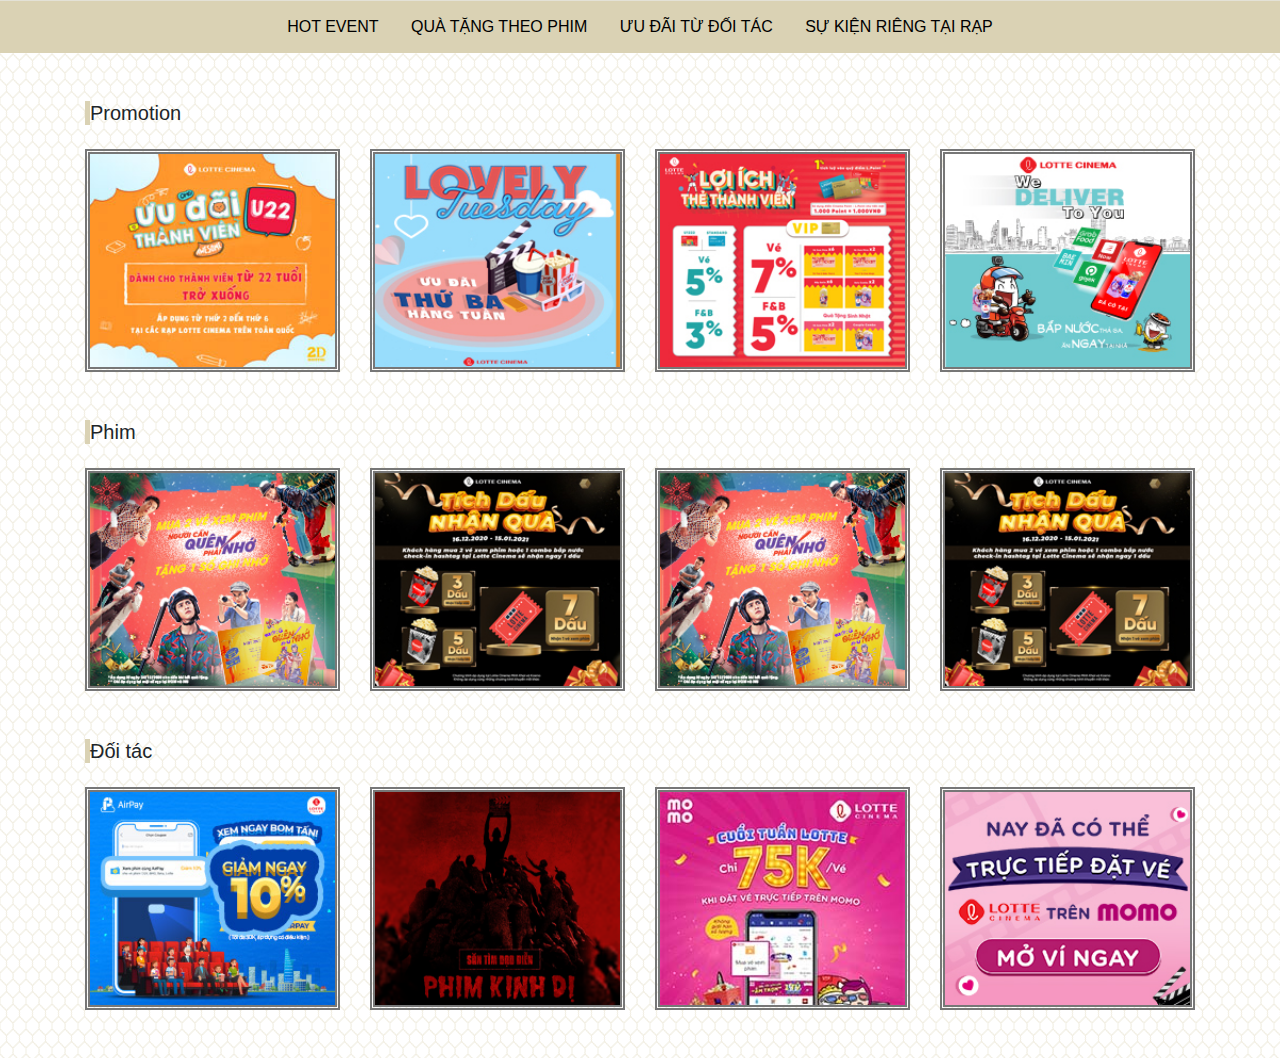
<file: event.html>
<!DOCTYPE html>
<html lang="en">

<head>
    <meta charset="UTF-8">
    <meta name="viewport" content="width=device-width, initial-scale=1.0">
    <title>Document</title>
    <link rel="stylesheet" href="bootstrap/css/bootstrap.min.css">
    <link rel="stylesheet" href="fontawesome/css/all.min.css" />
    <link rel="stylesheet" href="css/event.css">
</head>

<body>
    <section class="event">
        <div class="container-fluid">
            <div class="row">
                <div class="scrollmenu">
                    <a href="#hot-event">HOT EVENT</a>
                    <a href="#phim-event">QUÀ TẶNG THEO PHIM</a>
                    <a href="#doitac-event">ƯU ĐÃI TỪ ĐỐI TÁC</a>
                    <a href="#about">SỰ KIỆN RIÊNG TẠI RẠP</a>
                </div>
            </div>
        </div>
        <div class="container-fluid pb-5">
            <div class="container">
                <!-- start hot-event -->
                <div class="row">
                    <div id="hot-event" class="col-md-12">
                        <h5 class="event_title mt-5 mb-3">Promotion</h5>
                    </div>
                    <div class="col-md-12">
                        <div class="row">
                            <div class=" col-xl-3 col-md-6 col-sm-6 col-12 mt-2 ">
                                <div class="event_content">
                                    <a href="#"><img src="img/hot_event1.jpg" alt="" class="image"></a>
                                    <div class="event_overlay">
                                        <div class="text">
                                            <p><span class="start-date">01/01/2021</span>&#126;<span class="end-date">31/12/2021</span></p>
                                        </div>
                                    </div>
                                </div>
                            </div>
                            <div class=" col-xl-3 col-md-6 col-sm-6 col-12 mt-2 ">
                                <div class="event_content">
                                    <a href="#"><img src="img/hot_event2.jpg" alt="" class="image"></a>
                                    <div class="event_overlay">
                                        <div class="text">
                                            <p><span class="start-date">01/01/2021</span>&#126;<span class="end-date">31/12/2021</span></p>
                                        </div>
                                    </div>
                                </div>
                            </div>
                            <div class=" col-xl-3 col-md-6 col-sm-6 col-12 mt-2 ">
                                <div class="event_content">
                                    <a href="#"><img src="img/hot_event3.jpg" alt="" class="image"></a>
                                    <div class="event_overlay">
                                        <div class="text">
                                            <p><span class="start-date">01/01/2021</span>&#126;<span class="end-date">31/12/2021</span></p>
                                        </div>
                                    </div>
                                </div>
                            </div>
                            <div class=" col-xl-3 col-md-6 col-sm-6 col-12 mt-2 ">
                                <div class="event_content">
                                    <a href="#"><img src="img/hot_event4.jpg" alt="" class="image"></a>
                                    <div class="event_overlay">
                                        <div class="text">
                                            <p><span class="start-date">01/01/2021</span>&#126;<span class="end-date">31/12/2021</span></p>
                                        </div>
                                    </div>
                                </div>
                            </div>
                        </div>

                    </div>
                </div>
                <!-- end hot-event -->
                <!-- start phim-event -->
                <div class="row">
                    <div id="phim-event" class="col-md-12">
                        <h5 class="event_title mt-5 mb-3">Phim</h5>
                    </div>
                    <div class="col-md-12">
                        <div class="row">
                            <div class=" col-xl-3 col-md-6 col-sm-6 col-12 mt-2 ">
                                <div class="event_content">
                                    <a href="#"><img src="img/phim_event1.jpg" alt="" class="image"></a>
                                    <div class="event_overlay">
                                        <div class="text">
                                            <p><span class="start-date">01/01/2021</span>&#126;<span class="end-date">31/12/2021</span></p>
                                        </div>
                                    </div>
                                </div>
                            </div>
                            <div class=" col-xl-3 col-md-6 col-sm-6 col-12 mt-2 ">
                                <div class="event_content">
                                    <a href=# "><img src="img/phim_event2.jpg " alt=" " class="image "></a>
                                    <div class="event_overlay ">
                                        <div class="text ">
                                            <p><span class="start-date ">01/01/2021</span>&#126;<span class="end-date ">31/12/2021</span></p>
                                        </div>
                                    </div>
                                </div>
                            </div>
                            <div class=" col-xl-3 col-md-6 col-sm-6 col-12 mt-2 ">
                                <div class="event_content ">
                                    <a href="# "><img class="image " src="img/phim_event1.jpg " alt=" " class="image "></a>
                                    <div class="event_overlay ">
                                        <div class="text ">
                                            <p><span class="start-date ">01/01/2021</span>&#126;<span class="end-date ">31/12/2021</span></p>
                                        </div>
                                    </div>
                                </div>
                            </div>
                            <div class=" col-xl-3 col-md-6 col-sm-6 col-12 mt-2 ">
                                <div class="event_content ">
                                    <a href="# "><img src="img/phim_event2.jpg " alt=" " class="image "></a>
                                    <div class="event_overlay ">
                                        <div class="text ">
                                            <p><span class="start-date ">01/01/2021</span>&#126;<span class="end-date ">31/12/2021</span></p>
                                        </div>
                                    </div>
                                </div>
                            </div>
                        </div>
                    </div>
                </div>
                <!-- end phim-event -->
                <!-- start đốitác-event -->
                <div class="row ">
                    <div id="doitac-event " class="col-md-12 ">
                        <h5 class="event_title mt-5 mb-3 ">Đối tác</h5>
                    </div>
                    <div class="col-md-12 ">
                        <div class="row ">
                            <div class=" col-xl-3 col-md-6 col-sm-6 col-12 mt-2 ">
                                <div class="event_content ">
                                    <a href="# "><img src="img/doitac_event1.jpg " alt=" " class="image "></a>
                                    <div class="event_overlay ">
                                        <div class="text ">
                                            <p><span class="start-date ">01/01/2021</span>&#126;<span class="end-date ">31/12/2021</span></p>
                                        </div>
                                    </div>
                                </div>
                            </div>
                            <div class=" col-xl-3 col-md-6 col-sm-6 col-12 mt-2 ">
                                <div class="event_content ">
                                    <a href="# "><img src="img/doitac_event2.png " alt=" " class="image "></a>
                                    <div class="event_overlay ">
                                        <div class="text ">
                                            <p><span class="start-date ">01/01/2021</span>&#126;<span class="end-date ">31/12/2021</span></p>
                                        </div>
                                    </div>
                                </div>
                            </div>
                            <div class=" col-xl-3 col-md-6 col-sm-6 col-12 mt-2 ">
                                <div class="event_content ">
                                    <a href="# "><img src="img/doitac_event3.jpg " alt=" " class="image "></a>
                                    <div class="event_overlay ">
                                        <div class="text ">
                                            <p><span class="start-date ">01/01/2021</span>&#126;<span class="end-date ">31/12/2021</span></p>
                                        </div>
                                    </div>
                                </div>
                            </div>
                            <div class=" col-xl-3 col-md-6 col-sm-6 col-12 mt-2 ">
                                <div class="event_content ">
                                    <a href="# "><img src="img/doitac_event4.jpg " alt=" " class="image "></a>
                                    <div class="event_overlay ">
                                        <div class="text ">
                                            <p><span class="start-date ">01/01/2021</span>&#126;<span class="end-date ">31/12/2021</span></p>
                                        </div>
                                    </div>
                                </div>
                            </div>
                        </div>
                    </div>
                </div>
                <!-- end đốitác-event -->
            </div>
        </div>
    </section>
</body>

<script src="jquery-3.5.1.min.js "></script>
<script src="bootstrap/js/bootstrap.min.js "></script>
<script src="temple.js "></script>

</html>
</file>
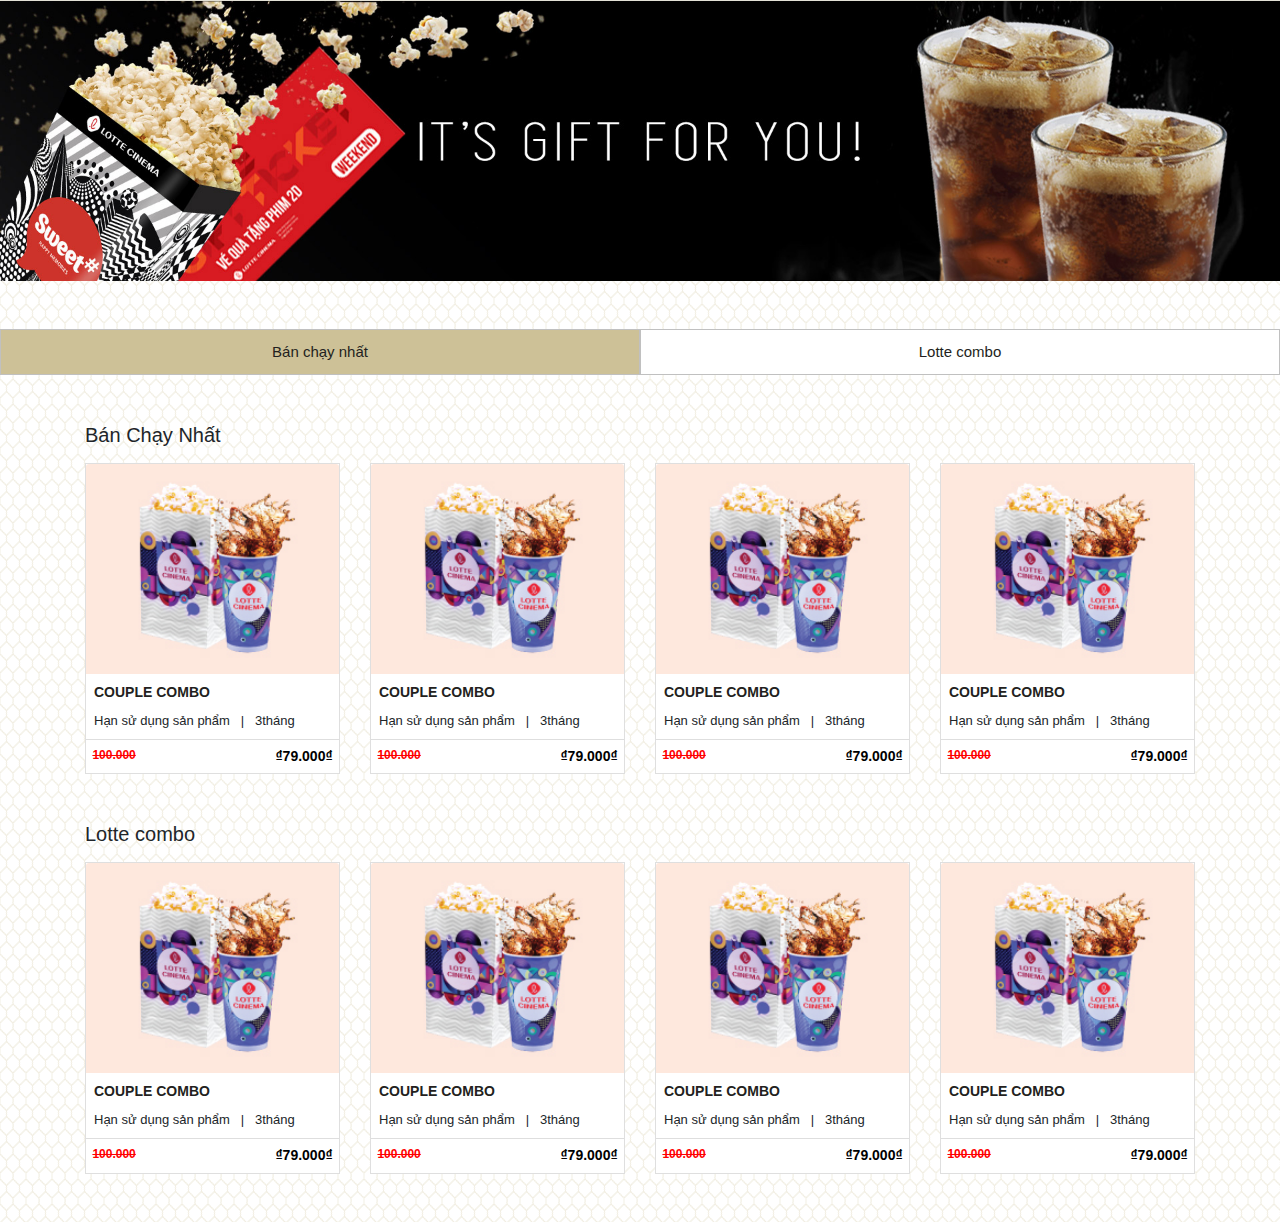
<file: gift.html>
<!DOCTYPE html>
<html lang="en">

<head>
    <meta charset="UTF-8">
    <meta name="viewport" content="width=device-width, initial-scale=1.0">
    <title>Document</title>
    <link rel="stylesheet" href="bootstrap/css/bootstrap.min.css">
    <link rel="stylesheet" href="fontawesome/css/all.min.css" />
    <link rel="stylesheet" href="css/gift.css">
</head>

<body>
    <section class="gift pb-5">
        <div class="container-fluid">
            <div class="row">
                <img class="mb-5" width="100%" src="img/banner.jpg" alt="">
            </div>
            <div class="row">
                <div id="giftGategory" class="col-md-12 text-center">
                    <div class="row">
                        <div class="col-6 gift_category" style="background-color: #cdc197;">
                            <a class="gift_category_links" href="#banchay">Bán chạy nhất</a>
                        </div>
                        <div class="col-6 gift_category" style="background-color: #ffffff;">
                            <a class="gift_category_links" href="#lottecombo">Lotte combo</a>
                        </div>
                    </div>
                </div>
            </div>
        </div>
        <div class="container">
            <div class="row">
                <div class="col-md-12 mt-5 mb-2">
                    <h5 id="banchay" class="gift_category_title">Bán Chạy Nhất</h5>
                </div>
            </div>
            <div class="row">
                <div class="col-xl-3 col-md-3 col-sm-12 col-12">
                    <div class="card">
                        <a href="#"><img src="img/combo1.jpg" class="card-img-top" alt="..."></a>
                        <div class="card-body">
                            <a class="gift-title" href="#">COUPLE COMBO</a>
                            <p class="gift_date">Hạn sử dụng sản phẩm <span class="gift_icon">&nbsp;&nbsp;&#124;&nbsp;&nbsp;</span> 3tháng</p>
                            <p class="gift_price"><span class="cost">100.000</span><span class="discount"> ₫79.000₫</span></p>
                        </div>
                    </div>
                </div>
                <div class="col-xl-3 col-md-3 col-sm-12 col-12">
                    <div class="card">
                        <a href="#"><img src="img/combo1.jpg" class="card-img-top" alt="..."></a>
                        <div class="card-body">
                            <a class="gift-title" href="#">COUPLE COMBO</a>
                            <p class="gift_date">Hạn sử dụng sản phẩm <span class="gift_icon">&nbsp;&nbsp;&#124;&nbsp;&nbsp;</span> 3tháng</p>
                            <p class="gift_price"><span class="cost">100.000</span><span class="discount"> ₫79.000₫</span></p>
                        </div>
                    </div>
                </div>
                <div class="col-xl-3 col-md-3 col-sm-12 col-12">
                    <div class="card">
                        <a href="#"><img src="img/combo1.jpg" class="card-img-top" alt="..."></a>
                        <div class="card-body">
                            <a class="gift-title" href="#">COUPLE COMBO</a>
                            <p class="gift_date">Hạn sử dụng sản phẩm <span class="gift_icon">&nbsp;&nbsp;&#124;&nbsp;&nbsp;</span> 3tháng</p>
                            <p class="gift_price"><span class="cost">100.000</span><span class="discount"> ₫79.000₫</span></p>
                        </div>
                    </div>
                </div>
                <div class="col-xl-3 col-md-3 col-sm-12 col-12">
                    <div class="card">
                        <a href="#"><img src="img/combo1.jpg" class="card-img-top" alt="..."></a>
                        <div class="card-body">
                            <a class="gift-title" href="#">COUPLE COMBO</a>
                            <p class="gift_date">Hạn sử dụng sản phẩm <span class="gift_icon">&nbsp;&nbsp;&#124;&nbsp;&nbsp;</span> 3tháng</p>
                            <p class="gift_price"><span class="cost">100.000</span><span class="discount"> ₫79.000₫</span></p>
                        </div>
                    </div>
                </div>
            </div>
            <div class="row">
                <div class="col-md-12 mt-5 mb-2">
                    <h5 id="lottecombo" class="gift_category_title">Lotte combo</h5>
                </div>
            </div>
            <div class="row">
                <div class="col-xl-3 col-md-3 col-sm-12 col-12">
                    <div class="card">
                        <a href="#"><img src="img/combo1.jpg" class="card-img-top" alt="..."></a>
                        <div class="card-body">
                            <a class="gift-title" href="#">COUPLE COMBO</a>
                            <p class="gift_date">Hạn sử dụng sản phẩm <span class="gift_icon">&nbsp;&nbsp;&#124;&nbsp;&nbsp;</span> 3tháng</p>
                            <p class="gift_price"><span class="cost">100.000</span><span class="discount"> ₫79.000₫</span></p>
                        </div>
                    </div>
                </div>
                <div class="col-xl-3 col-md-3 col-sm-12 col-12">
                    <div class="card">
                        <a href="#"><img src="img/combo1.jpg" class="card-img-top" alt="..."></a>
                        <div class="card-body">
                            <a class="gift-title" href="#">COUPLE COMBO</a>
                            <p class="gift_date">Hạn sử dụng sản phẩm <span class="gift_icon">&nbsp;&nbsp;&#124;&nbsp;&nbsp;</span> 3tháng</p>
                            <p class="gift_price"><span class="cost">100.000</span><span class="discount"> ₫79.000₫</span></p>
                        </div>
                    </div>
                </div>
                <div class="col-xl-3 col-md-3 col-sm-12 col-12">
                    <div class="card">
                        <a href="#"><img src="img/combo1.jpg" class="card-img-top" alt="..."></a>
                        <div class="card-body">
                            <a class="gift-title" href="#">COUPLE COMBO</a>
                            <p class="gift_date">Hạn sử dụng sản phẩm <span class="gift_icon">&nbsp;&nbsp;&#124;&nbsp;&nbsp;</span> 3tháng</p>
                            <p class="gift_price"><span class="cost">100.000</span><span class="discount"> ₫79.000₫</span></p>
                        </div>
                    </div>
                </div>
                <div class="col-xl-3 col-md-3 col-sm-12 col-12">
                    <div class="card">
                        <a href="#"><img src="img/combo1.jpg" class="card-img-top" alt="..."></a>
                        <div class="card-body">
                            <a class="gift-title" href="#">COUPLE COMBO</a>
                            <p class="gift_date">Hạn sử dụng sản phẩm <span class="gift_icon">&nbsp;&nbsp;&#124;&nbsp;&nbsp;</span> 3tháng</p>
                            <p class="gift_price"><span class="cost">100.000</span><span class="discount"> ₫79.000₫</span></p>
                        </div>
                    </div>
                </div>
            </div>
        </div>
    </section>

</body>
<script src="jquery-3.5.1.min.js "></script>
<script src="bootstrap/js/bootstrap.min.js "></script>
<script src="temple.js "></script>
<script>
    window.onscroll = function() {
        giftGategory()
    };

    var header = document.getElementById("giftGategory");
    var sticky = header.offsetTop;

    function giftGategory() {
        if (window.pageYOffset > sticky) {
            header.classList.add("sticky");
        } else {
            header.classList.remove("sticky");
        }
    }
</script>

</html>
</file>
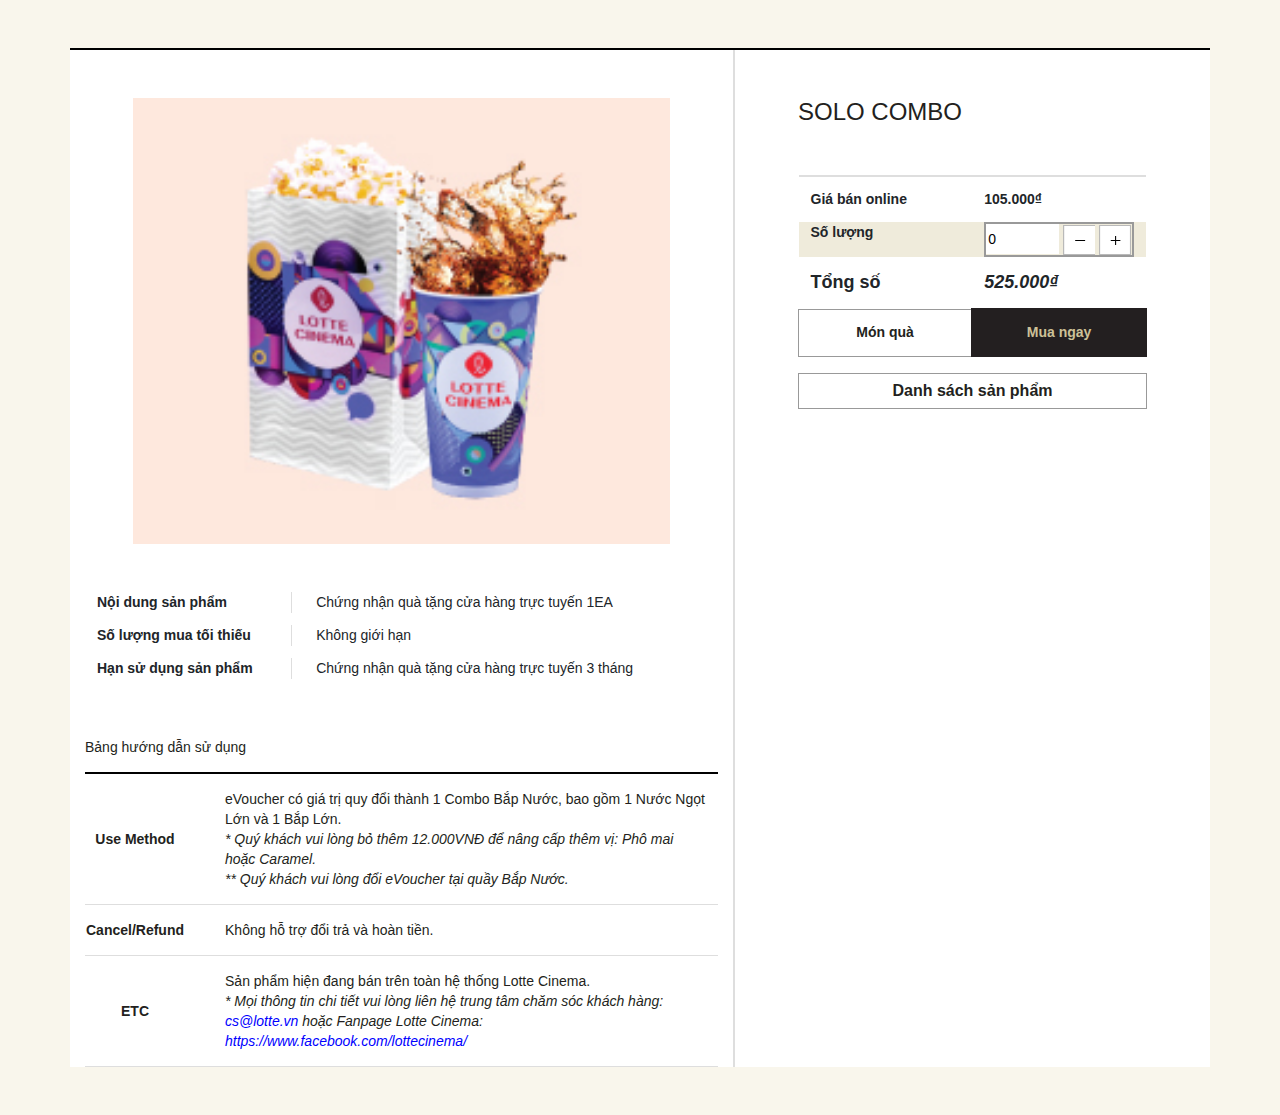
<file: girfdetails.html>
<!DOCTYPE html>
<html lang="en">

<head>
    <meta charset="UTF-8">
    <meta name="viewport" content="width=device-width, initial-scale=1.0">
    <title>Document</title>
    <link rel="stylesheet" href="bootstrap/css/bootstrap.min.css">
    <link rel="stylesheet" href="fontawesome/css/all.min.css" />
    <link rel="stylesheet" href="css/girfdetails.css">
</head>

<body>
    <section class="girfdetails">
        <div class="container pt-5 pb-5">
            <div class="row bg_girfdetail">
                <!--left_detail-->
                <div class="col-xl-7 col-md-12 col-sm-12 col-12 border_right">
                    <div class="left_detail">
                        <img class="p-5" width="100%" src="img/combo1.jpg" alt="">
                        <table class="table tbl_infor mb-5">
                            <tbody>
                                <tr>
                                    <th>
                                        <p>Nội dung sản phẩm</p>
                                    </th>
                                    <td>Chứng nhận quà tặng cửa hàng trực tuyến 1EA</td>
                                </tr>
                                <tr>
                                    <th>
                                        <p>Số lượng mua tối thiếu</p>
                                    </th>
                                    <td>Không giới hạn</td>
                                </tr>
                                <tr>
                                    <th>
                                        <p>Hạn sử dụng sản phẩm</p>
                                    </th>
                                    <td>Chứng nhận quà tặng cửa hàng trực tuyến 3 tháng</td>
                                </tr>
                            </tbody>
                        </table>
                        <h6 class="mb-3 title_tbl_detail">Bảng hướng dẫn sử dụng</h6>
                        <table class="tbl_detail">
                            <tbody id="useInfo">
                                <tr>
                                    <th scope="row">Use Method</th>
                                    <td>
                                        <ul class="trafficMemo">
                                            <p>eVoucher có giá trị quy đổi thành 1 Combo Bắp Nước, bao gồm 1 Nước Ngọt Lớn và 1 Bắp Lớn.</p>
                                            <p><em>* Quý khách vui lòng bỏ thêm&nbsp;12.000VNĐ để nâng cấp thêm vị: Phô mai hoặc&nbsp;Caramel.</em></p>
                                            <p><em>** Quý khách vui lòng đổi eVoucher tại quầy Bắp Nước.</em>

                                            </p>
                                        </ul>
                                    </td>
                                </tr>
                                <tr>
                                    <th scope="row">Cancel/Refund</th>
                                    <td>
                                        <ul class="trafficMemo">
                                            <p><span style="mso-bidi-font-size: 11.0pt; mso-fareast-font-family: Calibri">Không hỗ trợ đổi trả và hoàn tiền.</span>

                                            </p>
                                        </ul>
                                    </td>
                                </tr>
                                <tr>
                                    <th scope="row">ETC</th>
                                    <td>
                                        <ul class="trafficMemo">
                                            <p>Sản phẩm&nbsp;hiện đang&nbsp;bán trên toàn hệ thống Lotte Cinema.</p>
                                            <p><em>* Mọi thông tin chi tiết vui lòng liên hệ&nbsp;trung tâm chăm sóc khách hàng: </em><a><em><span style="TEXT-DECORATION: none; COLOR: blue; text-underline: none">cs@lotte.vn</span></em></a><em> hoặc&nbsp;Fanpage&nbsp;Lotte Cinema:&nbsp;</em>
                                                <a href="https://www.facebook.com/lottecinema/"><em><span style="TEXT-DECORATION: none; COLOR: blue; text-underline: none">https://www.facebook.com/lottecinema/</span></em></a>
                                            </p>
                                        </ul>
                                    </td>
                                </tr>
                            </tbody>
                        </table>
                    </div>
                </div>
                <!--right_detail-->
                <div class="col-xl-5 col-md-12 col-sm-12 col-12">
                    <div class="right_detail p-5">
                        <h4 class="girf_title mb-5">SOLO COMBO</h4>
                        <table class="table tbl_right" style="font-size: 14px;">
                            <tbody>
                                <tr>
                                    <td>Giá bán online</td>
                                    <td>105.000<span>₫</span></td>
                                </tr>
                                <tr>
                                    <td>Số lượng</td>
                                    <td>
                                        <div class="wrapper_quantity">
                                            <input type="text" title="Nhập số lượng đại lượng" class="inline_div" value="0" id="txtItemCnt" readonly="" />
                                            <a href="javascript:void(0)" class=" btn_girf inline_div" id="minus"><img width="30px" height="30px" src="img/btn_s_minus02.gif" /></a>
                                            <a href="javascript:void(0)" class=" btn_girf inline_div" id="plus"><img width="30px" height="30px" src="img/btn_s_plus02.gif" /></a>
                                        </div>
                                    </td>
                                </tr>
                                <tr>
                                    <td><strong>Tổng số</strong></td>
                                    <td>
                                        <em><span id="totalSellPrice">525.000</span><span>₫</span></em>
                                    </td>
                                </tr>
                                <tr>
                                    <td class="wbtn_righttbl"><a href="javascript:void(0)" class="btn_righttbl" id="btnPresent">Món quà</a></td>
                                    <td class="wbtn_righttbl"><a href="javascript:void(0)" class="btn_righttbl" id="btnBuy">Mua ngay</a></td>
                                </tr>
                            </tbody>
                        </table>
                        <div class="btn_box">
                            <a href="javascript:void(0)" class="btnc_list">Danh sách sản phẩm</a>
                        </div>
                    </div>
                </div>
            </div>
        </div>
    </section>
</body>

<script src="jquery-3.5.1.min.js "></script>
<script src="bootstrap/js/bootstrap.min.js "></script>
<script src="temple.js "></script>


</html>
</file>
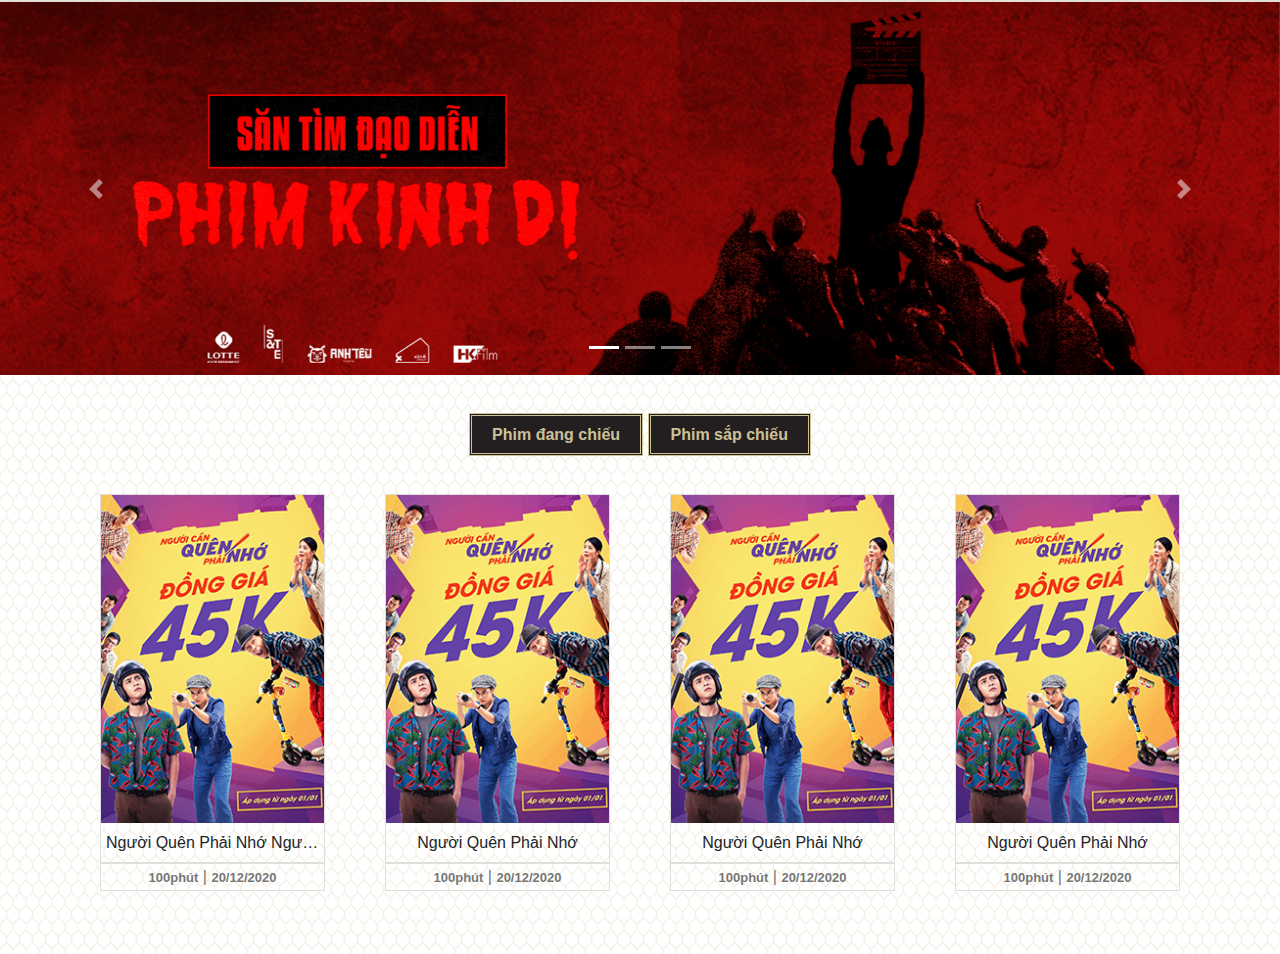
<file: movie.html>
<!DOCTYPE html>
<html lang="en">

<head>
    <meta charset="UTF-8">
    <meta name="viewport" content="width=device-width, initial-scale=1.0">
    <title>Document</title>
    <link rel="stylesheet" href="bootstrap/css/bootstrap.min.css">
    <link rel="stylesheet" href="fontawesome/css/all.min.css" />
    <link rel="stylesheet" href="css/movie.css">
</head>

<body>
    <section class="movie_list">
        <div class="container-fluid pl-0 pr-0">
            <div id="carouselExampleCaptions" class="carousel slide" data-ride="carousel">
                <ol class="carousel-indicators">
                    <li data-target="#carouselExampleCaptions" data-slide-to="0" class="active"></li>
                    <li data-target="#carouselExampleCaptions" data-slide-to="1"></li>
                    <li data-target="#carouselExampleCaptions" data-slide-to="2"></li>
                </ol>
                <div class="carousel-inner">
                    <div class="carousel-item active">
                        <img src="img/phim_slider1.png" class="d-block w-100" alt="...">
                    </div>
                    <div class="carousel-item">
                        <img src="img/phim_slider2.jpg" class="d-block w-100" alt="...">
                    </div>
                    <div class="carousel-item">
                        <img src="img/phim_slider3.jpg" class="d-block w-100" alt="...">
                    </div>
                </div>
                <a class="carousel-control-prev" href="#carouselExampleCaptions" role="button" data-slide="prev">
                    <span class="carousel-control-prev-icon" aria-hidden="true"></span>
                    <span class="sr-only">Previous</span>
                </a>
                <a class="carousel-control-next" href="#carouselExampleCaptions" role="button" data-slide="next">
                    <span class="carousel-control-next-icon" aria-hidden="true"></span>
                    <span class="sr-only">Next</span>
                </a>
            </div>
        </div>
        <div class="container-fluid mt-5 pb-5">
            <div class="container">
                <div class="row">
                    <div class="col-12 text-center mb-4">
                        <a id="movie_playing" href="#">Phim đang chiếu</a>
                        <a id="movie_upcoming" href="#">Phim sắp chiếu</a>
                    </div>
                </div>
                <div class="row">
                    <div class="col-xl-3 mt-md-2 col-md-4 col-sm-12 col-12 ">
                        <div class="card_movie ">
                            <div class="wrapper-img">
                                <img class="image" src="img/phim.jpg" alt="">
                                <div class="overlay">
                                    <div class="text">
                                        <div class="row">
                                            <div class="col-12 mb-4 ">
                                                <a class="list_movie_links" href="#">Đặt vé</a>
                                            </div>
                                            <div class="col-12 ">
                                                <a class="list_movie_links" href="#">Chi tiết</a>
                                            </div>
                                        </div>
                                    </div>
                                </div>
                            </div>
                            <div class="card_movie_body text-center">
                                <h6 class="movie_title">người quên phải nhớ người quên phải nhớ</h6>
                                <p class="movie_date_time text-center"><span style="font-size: 13px;" class="movie_time">100phút</span> &#124; <span style="font-size: 13px;" class=" movie_date ">20/12/2020</span></p>
                            </div>
                        </div>
                    </div>
                    <div class="col-xl-3 mt-md-2 col-md-4 col-sm-12 col-12 ">
                        <div class="card_movie ">
                            <div class="wrapper-img">
                                <img class="image" src="img/phim.jpg" alt="">
                                <div class="overlay">
                                    <div class="text">
                                        <div class="row">
                                            <div class="col-12 mb-4 ">
                                                <a class="list_movie_links" href="#">Đặt vé</a>
                                            </div>
                                            <div class="col-12 ">
                                                <a class="list_movie_links" href="#">Chi tiết</a>
                                            </div>
                                        </div>
                                    </div>
                                </div>
                            </div>
                            <div class="card_movie_body text-center">
                                <h6 class="movie_title">người quên phải nhớ</h6>
                                <p class="movie_date_time text-center"><span style="font-size: 13px;" class="movie_time">100phút</span> &#124; <span style="font-size: 13px;" class=" movie_date ">20/12/2020</span></p>
                            </div>
                        </div>
                    </div>
                    <div class="col-xl-3 mt-md-2 col-md-4 col-sm-12 col-12 ">
                        <div class="card_movie ">
                            <div class="wrapper-img ">
                                <img class="image " src="img/phim.jpg " alt=" ">
                                <div class="overlay ">
                                    <div class="text ">
                                        <div class="row ">
                                            <div class="col-12 mb-4 ">
                                                <a class="list_movie_links " href="# ">Đặt vé</a>
                                            </div>
                                            <div class="col-12 ">
                                                <a class="list_movie_links " href="# ">Chi tiết</a>
                                            </div>
                                        </div>
                                    </div>
                                </div>
                            </div>
                            <div class="card_movie_body text-center ">
                                <h6 class="movie_title ">người quên phải nhớ</h6>
                                <p class="movie_date_time text-center"><span style="font-size: 13px;" class="movie_time">100phút</span> &#124; <span style="font-size: 13px;" class=" movie_date ">20/12/2020</span></p>
                            </div>
                        </div>
                    </div>
                    <div class="col-xl-3 mt-md-2 col-md-4 col-sm-12 col-12 ">
                        <div class="card_movie ">
                            <div class="wrapper-img ">
                                <img class="image " src="img/phim.jpg " alt=" ">
                                <div class="overlay ">
                                    <div class="text ">
                                        <div class="row ">
                                            <div class="col-12 mb-4 ">
                                                <a class="list_movie_links " href="# ">Đặt vé</a>
                                            </div>
                                            <div class="col-12 ">
                                                <a class="list_movie_links " href="# ">Chi tiết</a>
                                            </div>
                                        </div>
                                    </div>
                                </div>
                            </div>
                            <div class="card_movie_body text-center ">
                                <h6 class="movie_title ">người quên phải nhớ</h6>
                                <p class="movie_date_time text-center"><span style="font-size: 13px;" class="movie_time">100phút</span> &#124; <span style="font-size: 13px;" class=" movie_date ">20/12/2020</span></p>
                            </div>
                        </div>
                    </div>
                </div>
            </div>
        </div>
    </section>

</body>
<style>

</style>
<script src="jquery-3.5.1.min.js "></script>
<script src="bootstrap/js/bootstrap.min.js "></script>
<script src="temple.js "></script>

</html>
</file>
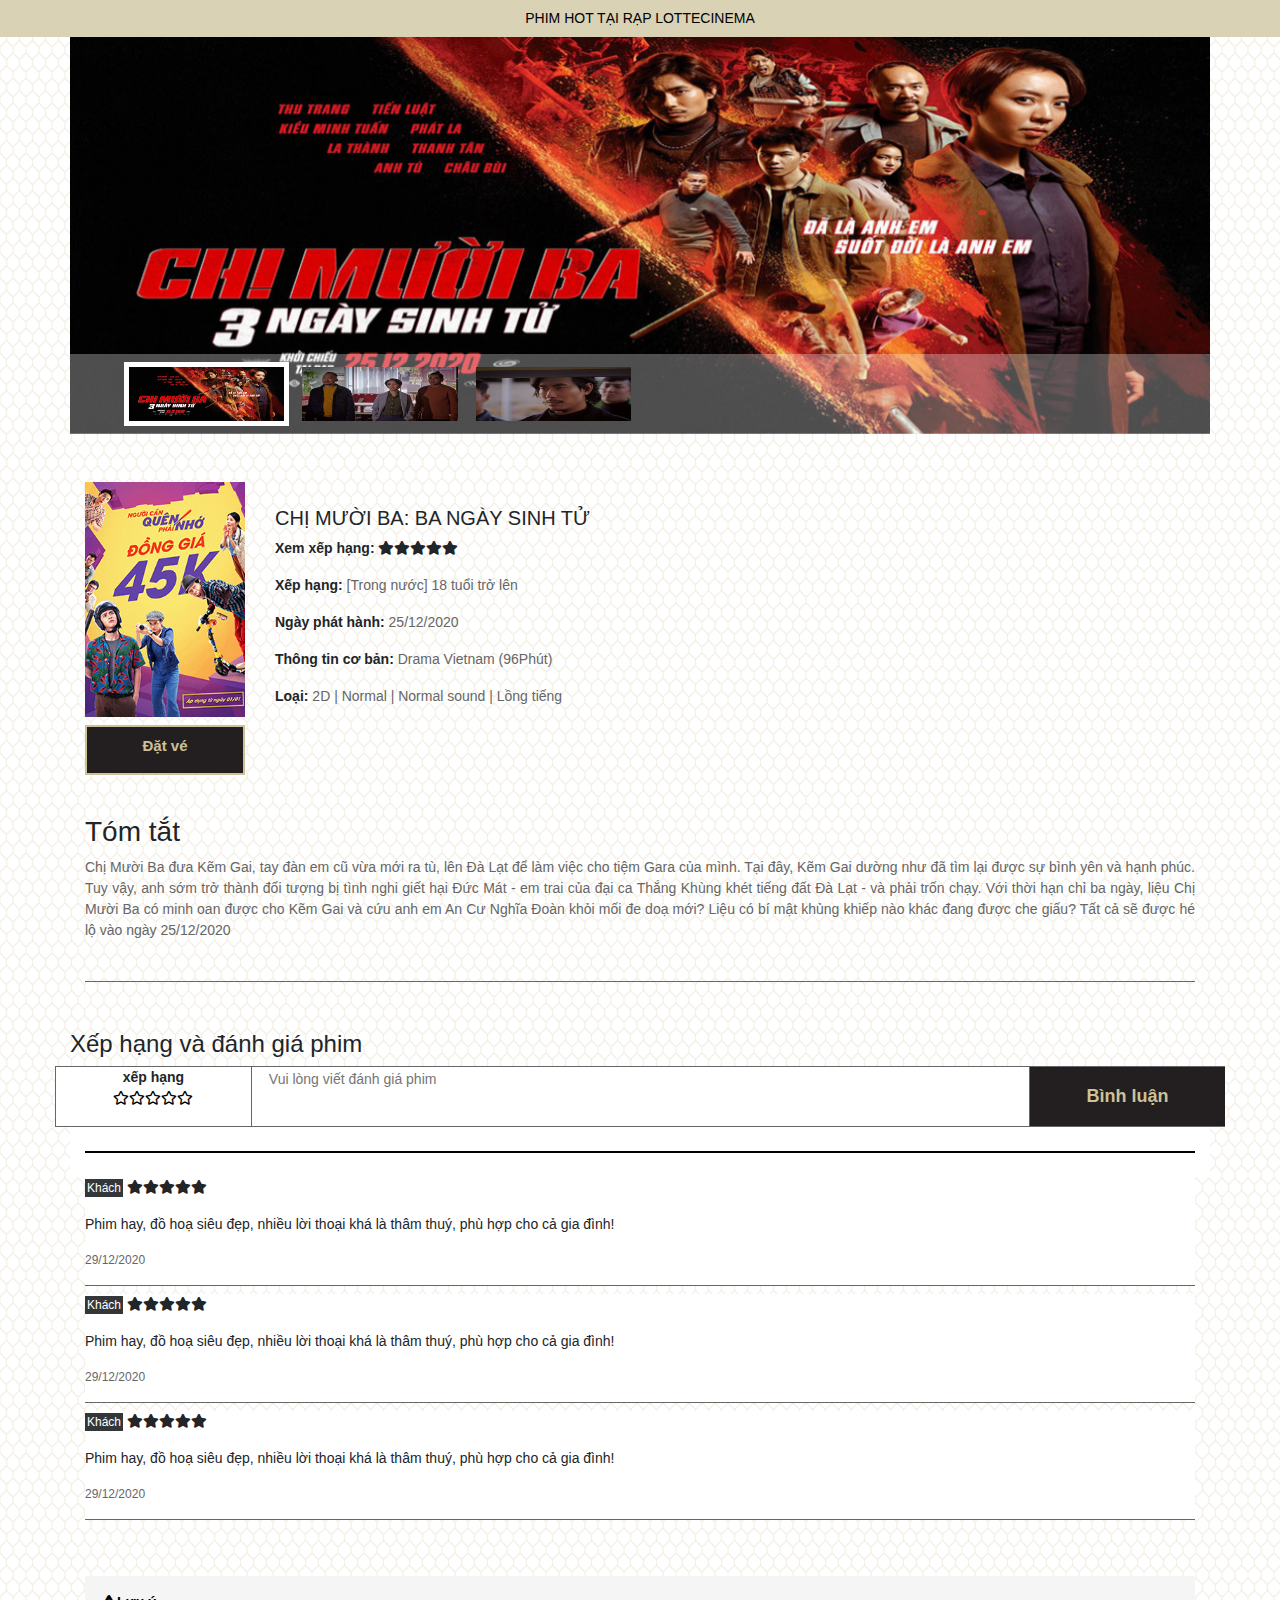
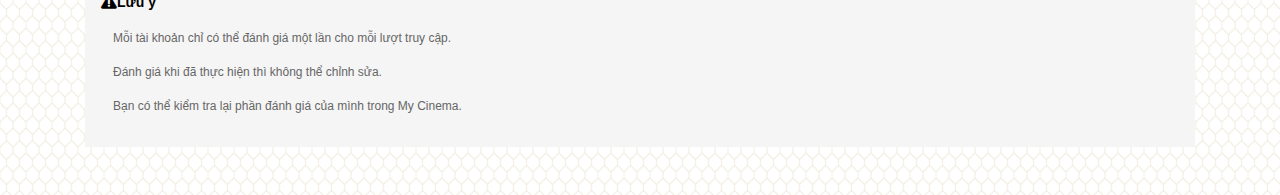
<file: moviedetails.html>
<!DOCTYPE html>
<html lang="en">

<head>
    <meta charset="UTF-8">
    <meta name="viewport" content="width=device-width, initial-scale=1.0">
    <title>Document</title>
    <link rel="stylesheet" href="bootstrap/css/bootstrap.min.css">
    <link rel="stylesheet" href="fontawesome/css/all.min.css" />
    <link rel="stylesheet" href="css/moviedetails.css">

</head>

<body>
    <section class="movie_detail">
        <div class="container-fluid all_movie">
            <div class="row">
                <div class="col-12 text-center p-2">
                    <a class="all_movie_links" href="">phim hot tại rạp lottecinema</a>
                </div>
            </div>
        </div>
        <div class="container">
            <div class="carousel-container position-relative row">
                <div id="myCarousel" class="carousel slide" data-ride="carousel">
                    <div class="carousel-inner">
                        <div class="carousel-item active" data-slide-number="0">
                            <img src="img/mv-dt1.jpg" class="d-block w-100" alt="..." data-remote="img/mv-dt1.jpg" data-type="image" data-toggle="lightbox" data-gallery="example-gallery">
                        </div>
                        <div class="carousel-item" data-slide-number="1">
                            <img src="img/mv-dt2.jpg" class="d-block w-100" alt="..." data-remote="img/mv-dt2.jpg" data-type="image" data-toggle="lightbox" data-gallery="example-gallery">
                        </div>
                        <div class="carousel-item" data-slide-number="2">
                            <img src="img/mv-dt3.jpg" class="d-block w-100" alt="..." data-remote="img/mv-dt3.jpg" data-type="image" data-toggle="lightbox" data-gallery="example-gallery">
                        </div>
                    </div>
                </div>
                <!-- Carousel Navigation -->
                <div id="carousel-thumbs" class="carousel slide" data-ride="carousel">
                    <div class="carousel-inner">
                        <div class="carousel-item active">
                            <div class="row mx-0">
                                <div id="carousel-selector-0" class="thumb col-4 col-sm-2 px-1 py-2 selected" data-target="#myCarousel" data-slide-to="0">
                                    <img src="img/mv-dt1.jpg" class="img-fluid" alt="...">
                                </div>
                                <div id="carousel-selector-1" class="thumb col-4 col-sm-2 px-1 py-2" data-target="#myCarousel" data-slide-to="1">
                                    <img src="img/mv-dt2.jpg" class="img-fluid" alt="...">
                                </div>
                                <div id="carousel-selector-2" class="thumb col-4 col-sm-2 px-1 py-2" data-target="#myCarousel" data-slide-to="2">
                                    <img src="img/mv-dt3.jpg" class="img-fluid" alt="...">
                                </div>
                            </div>
                        </div>
                    </div>
                    <a class="carousel-control-prev" href="#carousel-thumbs" role="button" data-slide="prev">
                        <span class="carousel-control-prev-icon" aria-hidden="true"></span>
                        <span class="sr-only">Previous</span>
                    </a>
                    <a class="carousel-control-next" href="#carousel-thumbs" role="button" data-slide="next">
                        <span class="carousel-control-next-icon" aria-hidden="true"></span>
                        <span class="sr-only">Next</span>
                    </a>
                </div>
            </div>
            <!-- /row -->
        </div>
        <!-- /container -->
        <div class="container mt-5">
            <div class="row">
                <div class="col-md-2 col-sm-12 col -12">
                    <div class="row">
                        <div class="col-12">
                            <img width="100%" src="img/mv-dt-4.jpg" alt="">
                        </div>
                        <div class="col-12">
                            <div class="button_border mt-2 p-2">
                                <a class="order_ticket" href="#">Đặt vé</a>
                            </div>
                        </div>
                    </div>
                </div>
                <div class="col-md-10 col-sm-12 col-12 mt-4">
                    <div class="movie_information">
                        <h5 class="movie_title">CHỊ MƯỜI BA: BA NGÀY SINH TỬ</h5>
                        <p class="See_rating">Xem xếp hạng:&#160;<span class="See_ratings_content"><i class="fas fa-star"></i><i class="fas fa-star"></i><i class="fas fa-star"></i><i class="fas fa-star"></i><i class="fas fa-star"></i></span></p>
                        <p class="rating">Xếp hạng:&#160;<span class="rating_content">[Trong nước] 18 tuổi trở lên</span></p>
                        <p class="release_date">Ngày phát hành:&#160;<span class="release_date_content">25/12/2020</span> </p>
                        <p class="information">Thông tin cơ bản:&#160;<span class="information_content">Drama Vietnam (96Phút)</span></p>
                        <p class="Category">Loại:&#160;<span class="Category_content">2D | Normal | Normal sound | Lồng tiếng</span></p>
                    </div>
                </div>
                <div class="col-md-12">
                    <div class="movie_summary mt-5 pb-4">
                        <h3>Tóm tắt</h3>
                        <p class="summary_content">
                            Chị Mười Ba đưa Kẽm Gai, tay đàn em cũ vừa mới ra tù, lên Đà Lạt để làm việc cho tiệm Gara của mình. Tại đây, Kẽm Gai dường như đã tìm lại được sự bình yên và hạnh phúc. Tuy vậy, anh sớm trở thành đối tượng bị tình nghi giết hại Đức Mát - em trai của
                            đại ca Thắng Khùng khét tiếng đất Đà Lạt - và phải trốn chạy. Với thời hạn chỉ ba ngày, liệu Chị Mười Ba có minh oan được cho Kẽm Gai và cứu anh em An Cư Nghĩa Đoàn khỏi mối đe doạ mới? Liệu có bí mật khủng khiếp nào khác đang
                            được che giấu? Tất cả sẽ được hé lộ vào ngày 25/12/2020
                        </p>
                    </div>
                </div>
            </div>
            <div class="row">
                <div class="col-md-12 p-0">
                    <div class="comment mt-5">
                        <h4>Xếp hạng và đánh giá phim</h4>
                        <div class="row border_comment">
                            <div class="col-12 col-sm-12 col-md-2 col-xl-2 text-center">
                                <strong>xếp hạng</strong>
                                <p class="comment_star_icon"><i class="far fa-star"></i><i class="far fa-star"></i><i class="far fa-star"></i><i class="far fa-star"></i><i class="far fa-star"></i></p>
                            </div>
                            <div class="col-10 col-sm-10 col-md-8 col-xl-8  border_textarea">
                                <textarea class="comment_textarea" style="width: 100% !important; height: 100%; resize: none;" placeholder="Vui lòng viết đánh giá phim" name="" id=""></textarea>

                            </div>
                            <div class="col-2 col-sm-2 col-md-2 col-xl-2 p-3  text-center" style="background-color: #231f20;">
                                <a class="comment_submit" href="#">Bình luận</a>
                            </div>
                        </div>
                    </div>
                </div>
            </div>
            <div class="row">
                <div class="col-12" style="background-color: #ffffff;">
                    <div class="div_line mt-4 mb-4"></div>
                </div>
            </div>
            <div class="row">
                <div class="col-md-12">
                    <div class="user_commnet mb-2">
                        <p class="header_user_commnet"><span class="user_name">Khách</span>&#160;<span class="star_icon"><i class="fas fa-star"></i><i class="fas fa-star"></i><i class="fas fa-star"></i><i class="fas fa-star"></i><i class="fas fa-star"></i></span></p>
                        <p class="content_user_commnet">Phim hay, đồ hoạ siêu đẹp, nhiều lời thoại khá là thâm thuý, phù hợp cho cả gia đình!</p>
                        <p class="date_user_commnet">29/12/2020</p>
                    </div>
                </div>
            </div>
            <div class="row">
                <div class="col-md-12">
                    <div class="user_commnet mb-2">
                        <p class="header_user_commnet"><span class="user_name">Khách</span>&#160;<span class="star_icon"><i class="fas fa-star"></i><i class="fas fa-star"></i><i class="fas fa-star"></i><i class="fas fa-star"></i><i class="fas fa-star"></i></span></p>
                        <p class="content_user_commnet">Phim hay, đồ hoạ siêu đẹp, nhiều lời thoại khá là thâm thuý, phù hợp cho cả gia đình!</p>
                        <p class="date_user_commnet">29/12/2020</p>
                    </div>
                </div>
            </div>
            <div class="row">
                <div class="col-md-12">
                    <div class="user_commnet mb-2">
                        <p class="header_user_commnet"><span class="user_name">Khách</span>&#160;<span class="star_icon"><i class="fas fa-star"></i><i class="fas fa-star"></i><i class="fas fa-star"></i><i class="fas fa-star"></i><i class="fas fa-star"></i></span></p>
                        <p class="content_user_commnet">Phim hay, đồ hoạ siêu đẹp, nhiều lời thoại khá là thâm thuý, phù hợp cho cả gia đình!</p>
                        <p class="date_user_commnet">29/12/2020</p>
                    </div>
                </div>
            </div>
            <div class="row">
                <div class="col-md-12">
                    <div class="note mt-5 mb-5 p-3">
                        <p class="note_title"><i class="fas fa-exclamation-triangle"></i>Lưu ý</p>
                        <p class="note_content">Mỗi tài khoản chỉ có thể đánh giá một lần cho mỗi lượt truy cập.</p>
                        <p class="note_content">Đánh giá khi đã thực hiện thì không thể chỉnh sửa.</p>
                        <p class="note_content">Bạn có thể kiểm tra lại phần đánh giá của mình trong My Cinema.</p>
                    </div>
                </div>
            </div>
        </div>
    </section>
</body>
<style>

</style>

<script src="jquery-3.5.1.min.js "></script>
<script src="bootstrap/js/bootstrap.min.js "></script>

<script>
    $('#myCarousel').carousel({
        interval: false
    });
    $('#carousel-thumbs').carousel({
        interval: false
    });

    $('[id^=carousel-selector-]').click(function() {
        var id_selector = $(this).attr('id');
        var id = parseInt(id_selector.substr(id_selector.lastIndexOf('-') + 1));
        $('#myCarousel').carousel(id);
    });

    if ($(window).width() < 575) {
        $('#carousel-thumbs .row div:nth-child(4)').each(function() {
            var rowBoundary = $(this);
            $('<div class="row mx-0">').insertAfter(rowBoundary.parent()).append(rowBoundary.nextAll().addBack());
        });
        $('#carousel-thumbs .carousel-item .row:nth-child(even)').each(function() {
            var boundary = $(this);
            $('<div class="carousel-item">').insertAfter(boundary.parent()).append(boundary.nextAll().addBack());
        });
    }

    if ($('#carousel-thumbs .carousel-item').length < 2) {
        $('#carousel-thumbs [class^=carousel-control-]').remove();
        $('.machine-carousel-container #carousel-thumbs').css('padding', '0 5px');
    }

    $('#myCarousel').on('slide.bs.carousel', function(e) {
        var id = parseInt($(e.relatedTarget).attr('data-slide-number'));
        $('[id^=carousel-selector-]').removeClass('selected');
        $('[id=carousel-selector-' + id + ']').addClass('selected');
    });

    $('#myCarousel').swipe({
        fallbackToMouseEvents: true,
        swipeLeft: function(e) {
            $('#myCarousel').carousel('next');
        },
        swipeRight: function(e) {
            $('#myCarousel').carousel('prev');
        },
        allowPageScroll: 'vertical',
        preventDefaultEvents: false,
        threshold: 75
    });
    $('#myCarousel .carousel-item img').on('click', function(e) {
        var src = $(e.target).attr('data-remote');
        if (src) $(this).ekkoLightbox();
    });
</script>
</body>

</html>
</file>
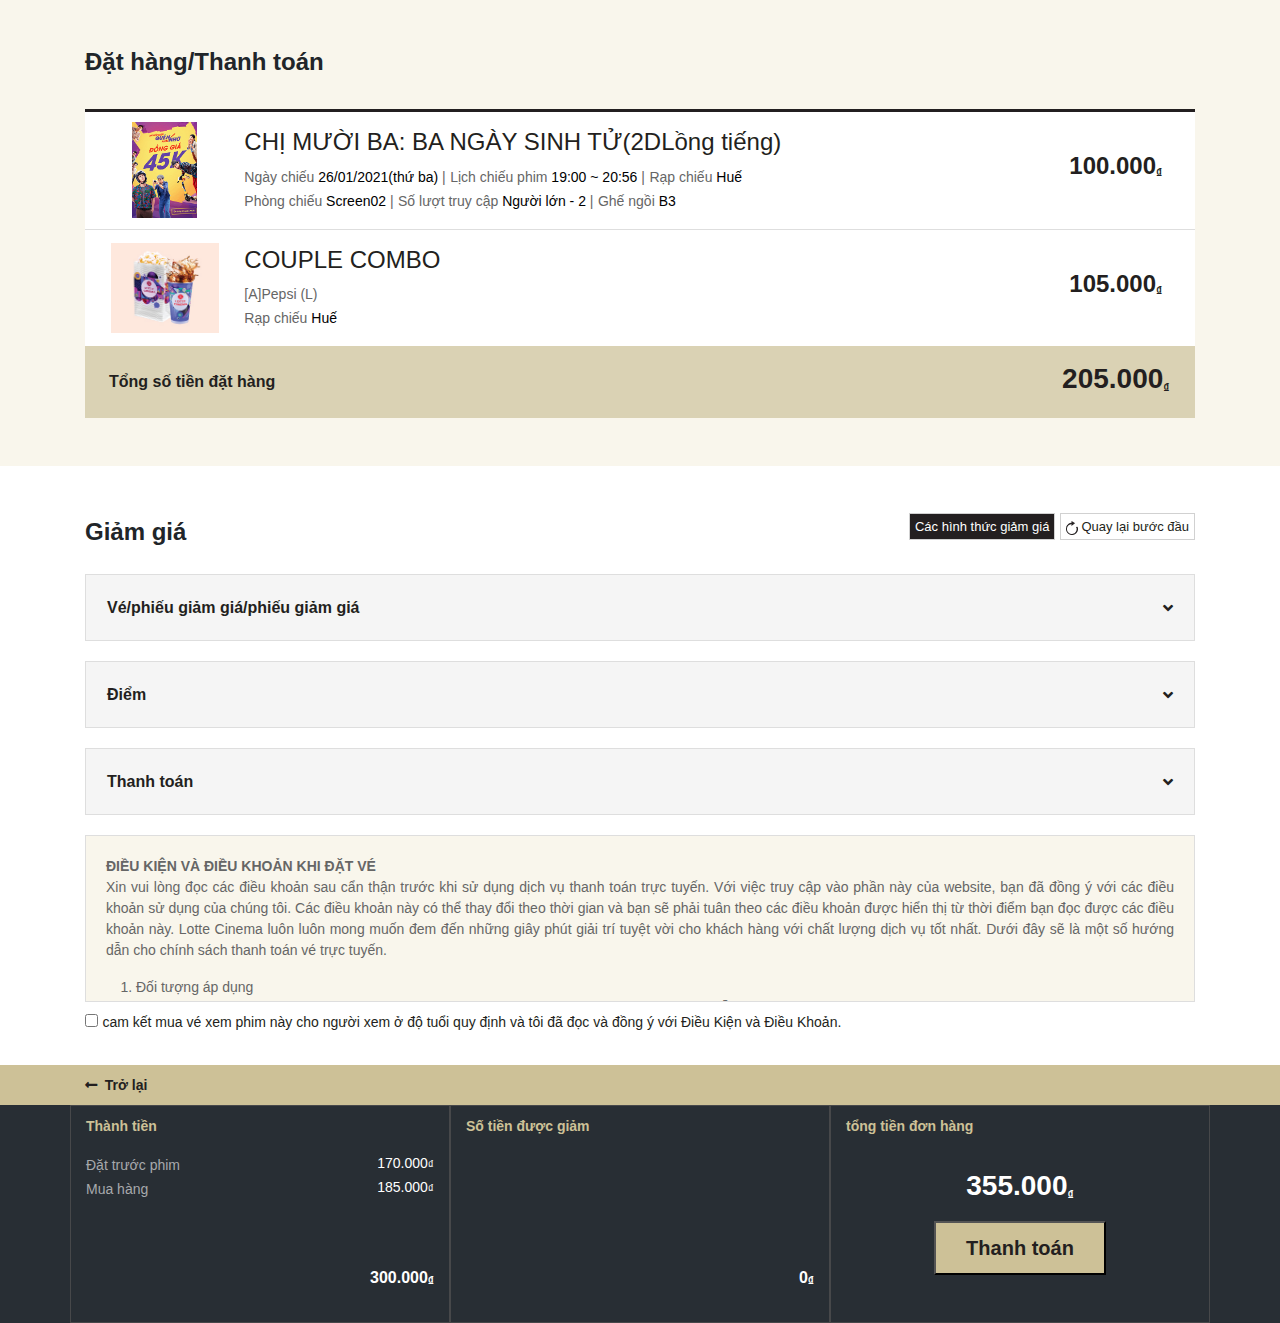
<file: pay.html>
<!DOCTYPE html>
<html lang="en">

<head>
    <meta charset="UTF-8">
    <meta name="viewport" content="width=device-width, initial-scale=1.0">
    <title>Document</title>
    <link rel="stylesheet" href="bootstrap/css/bootstrap.min.css">
    <link rel="stylesheet" href="fontawesome/css/all.min.css" />
    <link rel="stylesheet" href="css/pay.css">
    <link rel="stylesheet" href="css/slick.css">
</head>

<body>
    <div class="wrapper">
        <!--cart_table-->
        <div class="cart wrap pt-5 pb-5" style="background: #f9f6ec;">
            <div class="container">
                <div class="row">
                    <div class="col-md-12 col-sm-12 col-12">
                        <h4 class="font-weight-bold pb-4">Đặt hàng/Thanh toán</h4>
                    </div>
                </div>
                <div class="row">
                    <div class="col-md-12 text-center">
                        <table class="cart_tbl_list">
                            <tbody>
                                <!--movie item-->
                                <tr>
                                    <td>
                                        <img class="movie_img" width="65px" src="img/phim.jpg" alt="">
                                    </td>
                                    <td class="text-left pt-3 pb-3">
                                        <h4>CHỊ MƯỜI BA: BA NGÀY SINH TỬ(2DLồng tiếng)</h4>
                                        <a href="javascript:void(0);">Ngày chiếu&#160;<span>26/01/2021(thứ ba)</span>&#160;&#124;</a>
                                        <a href="javascript:void(0);">Lịch chiếu phim&#160;<span>19:00 ~ 20:56</span>&#160;&#124;</a>
                                        <a href="javascript:void(0);">Rạp chiếu&#160;<span>Huế</span></a><br>
                                        <a href="javascript:void(0);">Phòng chiếu&#160;<span>Screen02</span>&#160;&#124;</a>
                                        <a href="javascript:void(0);">Số lượt truy cập&#160;<span>Người lớn - 2</span>&#160;&#124;</a>
                                        <a href="javascript:void(0);">Ghế ngồi&#160;<span>B3</span></a>
                                    </td>
                                    <td>
                                        <h4 class="font-weight-bold" href="javascript:void(0);">100.000<span class="price_icon ">₫</span></h4>
                                    </td>
                                </tr>
                                <!--product item-->
                                <tr>
                                    <td>
                                        <img class="product_img" width="108px" src="img/combo1.jpg" alt="">
                                    </td>
                                    <td class="text-left pt-3 pb-3">
                                        <h4>COUPLE COMBO</h4>
                                        <a href="javascript:void(0);">[A]Pepsi (L)</a><br>
                                        <a href="javascript:void(0);">Rạp chiếu&#160;<span>Huế</span></a>
                                    </td>
                                    <td>
                                        <h4 class="font-weight-bold" href="javascript:void(0);">105.000<span class="price_icon ">₫</span></h4>
                                    </td>
                                </tr>
                            </tbody>
                            <!--total price order-->
                            <tfoot>
                                <tr>
                                    <td colspan="2" class="text-left p-4 font-weight-bold">Tổng số tiền đặt hàng</td>
                                    <td>
                                        <h3 class="font-weight-bold">205.000<span class="price_icon ">₫</span></h3>
                                    </td>
                                </tr>
                            </tfoot>
                        </table>
                    </div>
                </div>
            </div>
        </div>
        <!--discount_infor-->
        <div class="discount_infor pt-5">
            <div class="container">
                <div class="row">
                    <div class="col-md-12 col-sm-12 col-12 mb-3">
                        <div class="discount_tit">
                            <p href="javascript:void(0);" style="float: left;"><strong>Giảm giá</strong></p>
                            <p href="javascript:void(0);" style="float: right;">
                                <a class="btn_discount_tit" href="javascript:void(0);">Các hình thức giảm giá</a>
                                <a class="btn_discount_tit" href="javascript:void(0);"><img src="img/icon_seat_re.gif" alt="">&#160;Quay lại bước đầu</a>
                            </p>
                        </div>
                    </div>
                </div>
            </div>
            <div class="container">
                <div class="accordion" id="accordionExample">
                    <div class="card mt-2">
                        <div class="card-header" id="headingOne">
                            <a href="#" class="btn btn-header-link w-100 text-left collapsed" data-toggle="collapse" data-target="#collapseOne" aria-expanded="false" aria-controls="collapseOne">Vé/phiếu giảm giá/phiếu giảm giá</a>
                        </div>
                        <div id="collapseOne" class="collapse " aria-labelledby="headingOne" data-parent="#accordionExample">
                            <div class="card-body">
                                <a class="discount_infor_btn" href="javascript:void(0);"><span>Movie Coupon</span></a>
                                <a class="discount_infor_btn" href="javascript:void(0);"><span>Discount Coupon</span></a>
                            </div>
                        </div>
                    </div>
                    <div class="card mt-2">
                        <div class="card-header" id="headingTwo">
                            <a href="#" class="btn btn-header-link w-100 text-left collapsed" data-toggle="collapse" data-target="#collapseTwo" aria-expanded="false" aria-controls="collapseTwo">Điểm</a>
                        </div>
                        <div id="collapseTwo" class="collapse" aria-labelledby="headingTwo" data-parent="#accordionExample">
                            <div class="card-body">
                                <a class="discount_infor_btn" href="javascript:void(0);"><span>Cinema Point</span></a>
                                <a class="discount_infor_btn" href="javascript:void(0);"><span>L.POINT</span></a>
                            </div>
                        </div>
                    </div>
                    <div class="card mt-2">
                        <div class="card-header" id="headingThree">
                            <a href="#" class=" btn btn-header-link w-100 text-left collapsed" data-toggle="collapse" data-target="#collapseThree" aria-expanded="false" aria-controls="collapseThree">Thanh toán</a>
                        </div>
                        <div id="collapseThree" class="collapse" aria-labelledby="headingThree" data-parent="#accordionExample">
                            <div class="card-body">
                                <ul class="pay_card">
                                    <li> <input type="radio" id="credit" name="card01" checked="" value="credit"> <label for="credit" class="Lang-LBL2005">Thẻ tín dụng quốc tế (Mastercard, Visa, JCB,...)</label></li>
                                    <li> <input type="radio" id="atm" name="card01" value="atm"> <label for="atm" class="Lang-LBL2006">ATM card(Thẻ nội địa)</label></li>
                                    <li> <input type="radio" id="wallet" name="card01" value="wallet"> <label for="wallet" class="Lang-LBL2007">eWallet(MoMo Pay,AirPay,ViettelPay,ZaloPay...)</label></li>
                                </ul>
                            </div>
                        </div>
                    </div>
                </div>
            </div>
            <!--condition-->
            <div class="container">
                <div class="row">
                    <div class="col-md-12">
                        <div class="condition_content">
                            <strong>ĐIỀU KIỆN VÀ ĐIỀU KHOẢN KHI ĐẶT VÉ</strong>
                            <p>Xin vui lòng đọc các điều khoản sau cẩn thận trước khi sử dụng dịch vụ thanh toán trực tuyến. Với việc truy cập vào phần này của website, bạn đã đồng ý với các điều khoản sử dụng của chúng tôi. Các điều khoản này có thể thay
                                đổi theo thời gian và bạn sẽ phải tuân theo các điều khoản được hiển thị từ thời điểm bạn đọc được các điều khoản này. Lotte Cinema luôn luôn mong muốn đem đến những giây phút giải trí tuyệt vời cho khách hàng với chất
                                lượng dịch vụ tốt nhất. Dưới đây sẽ là một số hướng dẫn cho chính sách thanh toán vé trực tuyến.</p>
                            <ol type="1">
                                <li>
                                    <span>Đối tượng áp dụng</span><br>
                                    <p>Chương trình thanh toán online chỉ áp dụng cho các suất chiếu quy định tại Lotte Cinema. Mỗi giao dịch đặt vé có thể thanh toán trực tuyến tối đa 8 vé cho một lần. Nếu bạn có nhu cầu mua vé với số lượng lớn hơn, vui
                                        lòng liên hệ với bộ phận Quan Hệ Khách Hàng của chúng tôi qua số điện thoại +84.28.3775.2521 - ext 161.</p>
                                </li>
                                <li>
                                    <span>Chính sách Hoàn Vé hay Đổi Vé</span><br>
                                    <p>Trên website, giá vé được quy định là giá vé dành cho người lớn, trừ trường hợp có thông báo khác.</p>
                                    <p>Lotte Cinema không chấp nhận hoàn tiền hoặc đổi vé đã thanh toán thành công trên website của Lotte Cinema.</p>
                                    <p>Lotte Cinema chỉ thực hiện hoàn tiền trong trường hợp khi giao dịch, tài khoản của bạn đã bị trừ tiền nhưng hệ thống của chúng tôi không ghi nhận việc đặt vé của bạn, và bạn không nhận được xác nhận đặt vé thành công.
                                        Khi đó, bạn vui lòng liên hệ với rạp Lotte Cinema mà bạn vừa chọn để mua vé bằng cách bấm vào đây hoặc bạn có thể liên hệ với chúng tôi qua địa chỉ email cs@lotte.vn</p>
                                    <p>Sau khi đã xác nhận các thông tin của khách hàng cung cấp về giao dịch không thành công, tùy theo từng loại tài khoản khách hàng sử dụng mà việc hoàn tiền sẽ có thời gian khác nhau:</p>
                                    <ol type="1">
                                        <li>Thẻ ATM (Nội địa): hoàn tiền trong 1 tuần làm việc</li>
                                        <li>Thẻ VISA/ MasterCard (Nội địa): hoàn tiền trong 1 tháng làm việc</li>
                                        <li>Thẻ ATM của ngân hàng Vietcombank: hoàn tiền trong vòng 48 giờ làm việc.</li>

                                    </ol>
                                    <p>Trước khi thanh toán vé trực tuyến, chúng tôi khuyên bạn nên xác nhận lại Tên phim, Giờ chiếu và Rạp chiếu của bộ phim bạn muốn xem.</p>
                                </li>
                                <li>
                                    <span>Tin nhắn xác nhận đặt vé</span><br>
                                    <p>Sau khi hoàn thành việc thanh toán vé trực tuyến, bạn sẽ nhận được một tin nhắn miễn phí, xác nhận mã số đặt vé và các thông tin vé đã đặt đến số điện thoại bạn đã đăng ký. Chúng tôi không chịu trách nhiệm trong trường
                                        hợp bạn khai sai số điện thoại/ thông tin cá nhân dẫn đến không nhận được tin nhắn xác nhận mã vé. Vì vậy, vui lòng kiểm tra kỹ thông tin cá nhân/ số điện thoại trước khi thực hiện thanh toán. Lưu ý rằng tin nhắn
                                        này chỉ có tính chất dự phòng và chúng tôi chỉ chấp nhận số điện thoại di động tại Việt Nam. Do đó, chúng tôi đề nghị bạn khi tiến hành các bước thanh toán, cần đọc kĩ các thông tin trên màn hình về rạp chiếu phim,
                                        tên phim, suất chiếu, chỗ ngồi trước khi hoàn tất việc xác nhận tất cả các thông tin về vé.</p>
                                    <p>Nếu bạn cần hỗ trợ hay thắc mắc, khiếu nại về nội dung xác nhận mã vé thì vui lòng gửi email đến địa chỉ email cs@lotte.vn để được hỗ trợ. Chúng tôi chỉ chấp nhận khi khiếu nại được gửi từ email. Sau 60 phút kể từ khi
                                        giao dịch thanh toán thành công, nếu chúng tôi không nhận được email nào từ phía bạn thì coi như mọi trách nhiệm của chúng tôi đã hoàn thành. Chúng tôi không chấp nhận giải quyết bất kỳ khiếu nại, khiếu kiện nào
                                        sau khoảng thời gian trên.</p>
                                    <p>Chúng tôi không hỗ trợ xử lý và sẽ không chịu trách nhiệm trong trường hợp đã gửi thư xác nhận mã vé đến số điện thoại của bạn nhưng vì một lý do nào đó mà bạn không thể đến xem phim (no-show).</p>
                                </li>
                                <li>
                                    <span>Nhận Vé</span><br>
                                    <p>Hiện tại chúng tôi chưa có dịch vụ hủy hoặc thay đổi thông tin vé thanh toán trực tuyến. Vui lòng kiểm tra lại những xác nhận trực tuyến và/hoặc trên di động của bạn một cách cẩn thận vì chúng sẽ cung cấp cho bạn những
                                        thông tin quan trọng để nhận vé cho suất chiếu bạn đã chọn. Hãy nhớ mang tin nhắn xác nhận đặt vé đến rạp Lotte Cinema. Khi tới rạp, bạn hãy tìm các bảng chỉ dẫn tới khu vực dành riêng cho khách hàng đặt vé xem
                                        phim online.</p>
                                    <p>Bên cạnh đó, bạn cần mang theo giấy tờ tùy thân có ảnh của bạn như CMND, thẻ sinh viên hoặc passport.</p>
                                    <p>Nếu bạn sử dụng thẻ tín dụng không phải phát hành ở Việt Nam, ngoài giấy tờ tùy thân có ảnh, xin vui lòng mang theo thẻ tín dụng để xuất trình khi lấy vé.</p>
                                    <p>Bằng việc thanh toán qua website này, bạn chấp nhận vị trí ghế ngồi mà bạn đã đặt. Bạn đồng ý rằng, trong những trường hợp có sự thay đổi về chương trình phim hoặc bất khả kháng, chúng tôi có quyền hoàn trả lại bất
                                        kỳ vé nào từ việc mua bán qua trang web này hoặc thực hiện việc chuyển vé cho bạn qua suất chiếu khác theo yêu cầu của bạn.</p>

                                </li>
                                <li>
                                    <span>Phí Đặt Vé</span><br>
                                    <p>Những vé thanh toán trên website Lotte Cinema sẽ phải chấp nhận một phụ phí không hoàn lại gọi là Phí Đặt Vé, ngoại trừ các trường hợp đặc biệt khi Lotte Cinema không thể cung cấp cho bạn vé đã đặt Hiện tại mức phí
                                        này là 0 ₫ cho tất cả các giao dịch thanh toán vé online. Tuy nhiên, mức phí này có thể thay đổi bất cứ khi nào. Chúng tôi sẽ thông báo đến bạn khi có thay đổi.</p>
                                </li>
                                <li>
                                    <span>Phân Loại Phim</span><br>
                                    <p>Mức độ phổ biến phim được duyệt bởi Cục Điện Ảnh thuộc Bộ Văn Hóa Thể Thao và Du Lịch Việt Nam. Do đó, khi bạn tiến hành đặt vé và thanh toán, bạn phải hoàn toàn chịu trách nhiệm với việc độ tuổi của bạn được phép xem
                                        bộ phim mà bạn lựa chọn. Khi đến lấy vé tại quầy vé, nhân viên Lotte Cinema có thể yêu cầu bạn xuất trình giấy tờ tùy thân để chứng minh độ tuổi quy định.</p>
                                </li>
                                <li>
                                    <span>Thuế Giá Trị Gia Tăng</span><br>
                                    <p>Thuế giá trị gia tăng (GTGT) được áp dụng cho tất cả các mặt hàng và dịch vụ trên trang mạng này. Các đơn giá trên trang mạng này đã bao gồm GTGT nếu có.</p>
                                </li>
                                <li>
                                    <span>Chức năng chống gian lận</span><br>
                                    <p>Lotte Cinema (hoặc bên thứ ba - nhà cung cấp cổng thanh toán điện tử, hoặc/và các bên ký kết khác) sẽ sử dụng các công nghệ đặc biệt để nhận biết các hoạt động giả mạo trên trang mạng, ví dụ: sử dụng thẻ tín dụng giả.
                                        Sự chấp nhận hợp tác của bạn cùng với nỗ lực của Lotte Cinema là rất cần thiết. Bạn chấp chận rằng Lotte Cinema có thể chấm dứt quyền truy cập và sử dụng trang mạng của Lotte Cinema nếu bạn hoặc người khác hành
                                        động nhân danh bạn vì lý do nào đó nằm trong diện nghi vấn có gian lận hoặc vi phạm các điều khoản này.</p>
                                </li>
                                <li>
                                    <span>Sử dụng thẻ tín dụng/ thẻ ghi nợ.</span><br>
                                    <p>Nếu bạn phát hiện thẻ của mình bị sử dụng giả mạo để mua hàng trên trang mạng này, bạn hãy lập tức liên hệ với ngân hàng phát hành thẻ của bạn theo qui trình.</p>
                                </li>
                                <li>
                                    <span>Cảnh Báo An Ninh</span><br>
                                    <p>Lotte Cinema sẽ hết sức cố gắng sử dụng mọi biện pháp và tuân theo mọi cách thức có thể để giữ an toàn cho tất cả các thông tin cá nhân của bạn, và chúng tôi cũng sẽ thường xuyên cập nhật những thông tin chính xác nhất.
                                        Trang mạng này có những công nghệ an ninh đảm bảo việc bảo vệ các thông tin bị thất lạc, lạm dụng hoặc thay đổi. Mặc dù vậy, không phải tất cả các dữ liệu truyền qua Internet đều có thể đảm bảo 100%, vì thế chúng
                                        tôi không thể đưa ra một sự đảm bảo tuyệt đối rằng mọi thông tin bạn cung cấp đều được bảo vệ tât cả mọi lúc.</p>
                                </li>
                                <li>
                                    <span>Chính sách bảo mật thông tin</span><br>
                                    <ul>
                                        <li>
                                            <span>Mục đích và phạm vi thu thập thông tin:</span><br>
                                            <p>Thông tin cá nhân của Quý khách mà chúng tôi có được trong quá trình giao dịch chỉ dùng vào các mục đích sau:</p>
                                            <p>- Hỗ trợ và giải đáp các thắc mắc của Quý khách;</p>
                                            <p>- Cập nhật các thông tin mới nhất về các chương trình, dịch vụ ... của Lotte Cinema đến Quý khách;</p>
                                        </li>
                                        <li>Thông tin thu thập bao gồm: tên, số điện thoại, email.</li>
                                        <li>
                                            <span>Phạm vi sử dụng thông tin:</span><br>
                                            <p>Chúng tôi thu thập và sử dụng thông tin cá nhân của Quý khách phù hợp với mục đích đã nêu bên trên và hoàn toàn tuân thủ nội dung của “Chính sách bảo mật” này. Tuy nhiên, Quý khách có quyền yêu cầu chúng tôi
                                                ngừng sử dụng thông tin cá nhân của Quý khách bất kỳ lúc nào.</p>
                                        </li>
                                        <li>
                                            <span>Thời gian lưu trữ thông tin:</span><br>
                                            <p>Thông tin của Quý khách sẽ được lưu trữ đến khi Quý khách có yêu cầu Chúng tôi ngừng sử dụng các thông tin này.</p>
                                        </li>
                                        <li>
                                            <span>Địa chỉ của đơn vị thu thập và quản lý thông tin cá nhân:</span><br>
                                            <p>Công Ty TNHH Lotte Cinema Việt Nam.</p>
                                            <p>Địa chỉ: Tầng 3 TTTM Lotte Số 469 Đường Nguyễn Hữu Thọ, P Tân Hưng Quận 7, TPHCM, Việt Nam.</p>
                                        </li>
                                        <li>
                                            Phương tiện và công cụ để người dùng tiếp cận và chỉnh sửa dữ liệu cá nhân của mình: Website.
                                        </li>
                                        <li>
                                            <span>Cam kết bảo mật thông tin cá nhân khách hàng:</span><br>
                                            <p>Chúng tôi cam kết chỉ sử dụng cho mục đích và phạm vi đã nêu và không tiết lộ cho bất kỳ bên thứ ba nào khi chưa có sự đồng ý bằng văn bản của Quý khách.</p>
                                        </li>
                                        <p>* Xin lưu ý chúng tôi được quyền cung cấp thông tin cá nhân của Quý khách trong trường hợp khi có yêu cầu từ các cơ quan Nhà nước có thẩm quyền.</p>
                                    </ul>
                                </li>
                            </ol>
                            <strong>LIÊN HỆ</strong>
                            <p>Quý khách cần hỗ trợ hoặc tư vấn về dịch vụ và các vấn đề có liên quan, mong quý khách liên hệ trực tiếp với chúng tôi để nhận được sự trợ giúp nhanh chóng nhất qua địa chỉ: cs@lotte.vn</p>
                        </div>
                        <div id="devMessage" class="mt-2">
                            <input type="checkbox" id="settleAgree" name="settleAgree" value="Y">
                            <label id="settleAgreeLL" for="settleAgree">cam kết mua vé xem phim này cho người xem ở độ tuổi quy định và tôi đã đọc và đồng ý với Điều Kiện và Điều Khoản.</label>
                        </div>
                    </div>
                </div>
            </div>
        </div>
        <!--pay_btn_wrap-->
        <div class="pay_btn_wrap mt-4">
            <div class="container">
                <div class="row">
                    <div class="col-md-12 col-sm-12 col-12 pt-2 pb-2">
                        <span class="pay_btn_wrap_pre"><a href="javascript:void(0);"><span class="total_wrap_btn_icon"><i class="fas fa-long-arrow-alt-left" ></i>&#160;&#160;</span>Trở lại</a>
                        </span>
                    </div>
                </div>
            </div>
        </div>
        <!--paymentbar-->
        <div class="paymentbar">
            <div class="container">
                <div class="row">
                    <div class="col-md-4 col-sm-12 col-12 payment_border">
                        <div class="paymentbar_content">
                            <p class="paymentbar_tit">Thành tiền</p>
                            <ul class="pay_product_li">
                                <li>
                                    <a class="product_tit" href="javascript:void(0);">Đặt trước phim</a>
                                    <a class="float-right" href="javascript:void(0);">170.000<span class="price_icon">₫</span></a>
                                </li>
                                <li>
                                    <a class="product_tit" href="javascript:void(0);">Mua hàng</a>
                                    <a class="float-right" href="javascript:void(0);">185.000<span class="price_icon">₫</span></a>
                                </li>
                            </ul>
                        </div>
                        <p class="total_product_price float-right pb-3" href="javascript:void(0);">300.000<span class="price_icon">₫</span></p>
                    </div>
                    <div class="col-md-4 col-sm-12 col-12 payment_border">
                        <div class="paymentbar_content">
                            <p class="paymentbar_tit">Số tiền được giảm</p>
                        </div>
                        <p class="discount_price float-right pb-3" href="javascript:void(0);">0<span class="price_icon">₫</span></p>
                    </div>
                    <div class="col-md-4 col-sm-12 col-12 payment_border">
                        <div class="paymentbar_content">
                            <p class="paymentbar_tit">tổng tiền đơn hàng</p>
                            <div class="text-center pt-3">
                                <h3 class="payment_price">355.000<span class="price_icon ">₫</span></h3>
                                <button id="pay_btn">Thanh toán</button>
                            </div>
                        </div>
                    </div>
                </div>
            </div>
        </div>
    </div>
</body>

<script src="bootstrap/js/jquery-3.5.1.min.js "></script>
<script src="bootstrap/js/popper.min.js "></script>
<script src="bootstrap/js/bootstrap.min.js "></script>
<script src="js/slick.min.js "></script>
<script src="js/main.js "></script>

</html>
</file>
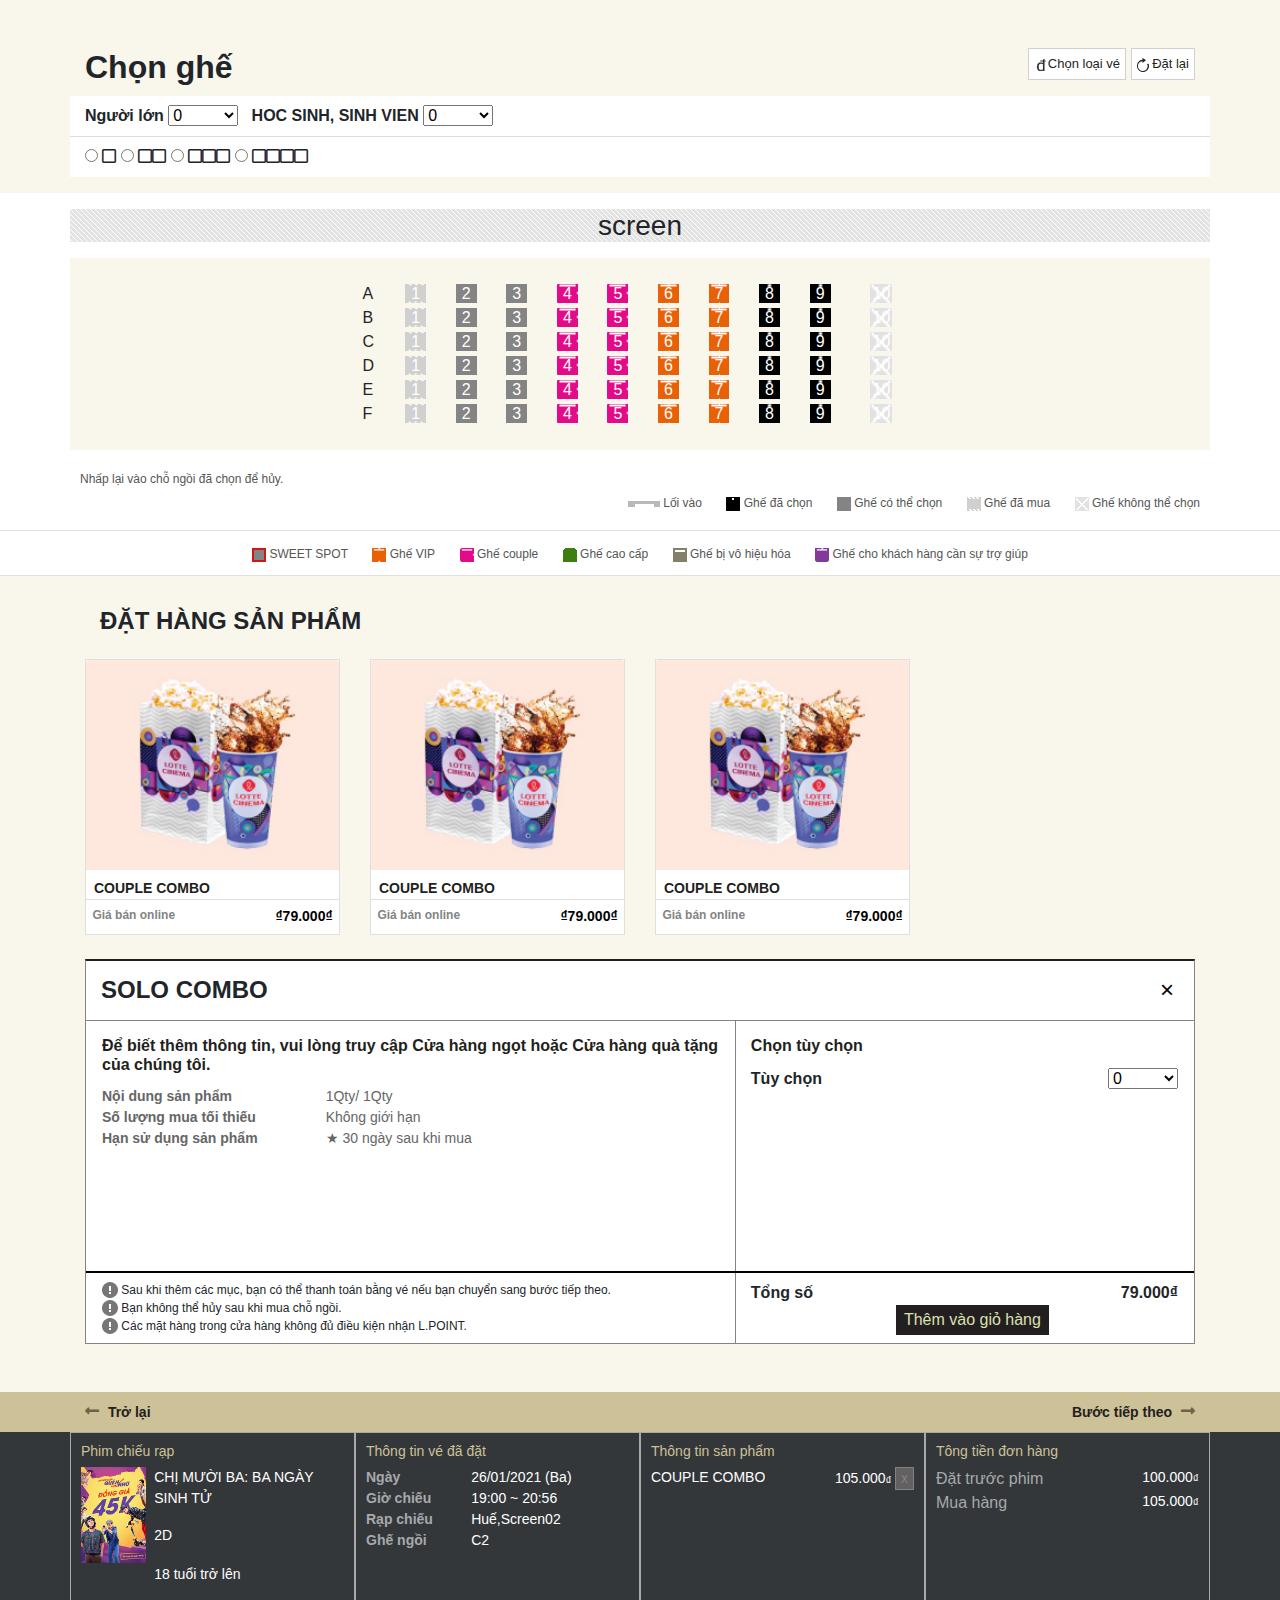
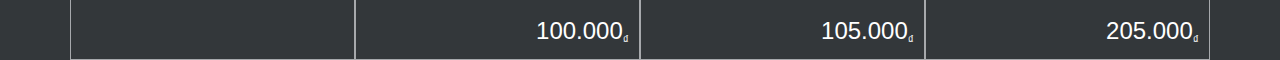
<file: seat.html>
<!DOCTYPE html>
<html lang="en">

<head>
    <meta charset="UTF-8">
    <meta name="viewport" content="width=device-width, initial-scale=1.0">
    <title>Document</title>
    <link rel="stylesheet" href="bootstrap/css/bootstrap.min.css">
    <link rel="stylesheet" href="fontawesome/css/all.min.css" />
    <link rel="stylesheet" href="css/seat.css">
    <link rel="stylesheet" href="css/slick.css">
</head>

<body>
    <div class="wrapper">
        <div class="seatheader bg_main pt-5 ">
            <div class="container">
                <div class="row ">
                    <div class="col-sm ">
                        <h2 class="seatheader_title ">Chọn ghế</h2>
                    </div>
                    <div class="col-sm text-right">
                        <ul class="seatheader_right">
                            <li class="s_price">
                                <a href="javascript:void(0);"><img src="img/icon_seat_d.png" alt="">Chọn loại vé</a>
                            </li>
                            <li class="reset">
                                <a href="javascript:void(0);"><img src="img/icon_seat_re.gif" alt=""> Đặt lại</a>
                            </li>
                        </ul>
                    </div>
                </div>
            </div>
        </div>
        <div class="select_box bg_main pb-3">
            <div class="container bg_white ">
                <div class="row">
                    <div class="col-12 pt-2 pb-2 border_bottom">
                        <label for="person">Người lớn</label>
                        <select style="width: 70px;" name="person" id="person">
                            <option value="0">0</option>
                            <option value="1">1</option>
                            <option value="2">2</option>
                            <option value="3">3</option>
                            <option value="4">4</option>
                            <option value="5">5</option>
                            <option value="6">6</option>
                            <option value="7">7</option>
                            <option value="8">8</option>
                        </select>
                        <label for="student">&#160;&#160;HOC SINH, SINH VIEN</label>
                        <select style="width: 70px;" name="student" id="student">
                            <option value="0">0</option>
                            <option value="1">1</option>
                            <option value="2">2</option>
                            <option value="3">3</option>
                            <option value="4">4</option>
                            <option value="5">5</option>
                            <option value="6">6</option>
                            <option value="7">7</option>
                            <option value="8">8</option>
                        </select>
                    </div>
                    <div class="col-12 pt-2 pb-2">
                        <ul class="seat_seting">
                            <li class="per1"><input type="radio" id="per1" name="seat_seting" value="per1">
                                <label for="per1"><span class="seet_icon"><i class="far fa-square"></i></span></label><br>
                            </li>
                            <li class="per2"><input type="radio" id="per2" name="seat_seting" value="per2">
                                <label for="per2"><span class="seet_icon"><i class="far fa-square"></i><span class="seet_icon"><i class="far fa-square"></i></label><br>
                            </li>
                            <li class="per3"><input type="radio" id="per3" name="seat_seting" value="per3">
                                <label for="per3"><span class="seet_icon"><i class="far fa-square"></i><span class="seet_icon"><i class="far fa-square"></i><span class="seet_icon"><i class="far fa-square"></i></label><br>
                            </li>
                            <li class="per4"><input type="radio" id="per4" name="seat_seting" value="per4">
                                <label for="per4"><span class="seet_icon"><i class="far fa-square"></i><span class="seet_icon"><i class="far fa-square"></i><span class="seet_icon"><i class="far fa-square"></i><span class="seet_icon"><i class="far fa-square"></i></label><br>
                            </li>
                        </ul>
                    </div>
                </div>
            </div>
        </div>
        <!--list screen-->
        <div class="screen bg_white">
            <div class="container">
                <div class="row">
                    <div class="col-12 p-0 mt-3 mb-3">
                        <h3 class="screen_title">screen</h3>
                    </div>
                </div>
            </div>
            <div class="container">
                <div class="row ">
                    <div class="col-12 pt-4 pb-4 text-center bg_main ">
                        <table class="screen_tbl text-center " style="width: 50%;">
                            <tr>
                                <th><span class="seat_tit">A</span></th>
                                <td><span class="seat_number"><a class="seat_number_links special_fee" href="javascript:void(0);">1</a></span></td>
                                <td><span class="seat_number"><a class="seat_number_links seat_canchoose" href="javascript:void(0);">2</a></span></td>
                                <td><span class="seat_number"><a class="seat_number_links seat_canchoose" href="javascript:void(0);">3</a></span></td>
                                <td><span class="seat_number"><a class="seat_number_links seat_couple" href="javascript:void(0);">4</a></span></td>
                                <td><span class="seat_number"><a class="seat_number_links seat_couple" href="javascript:void(0);">5</a></span></td>
                                <td><span class="seat_number"><a class="seat_number_links seat_vip" href="javascript:void(0);">6</a></span></td>
                                <td><span class="seat_number"><a class="seat_number_links seat_vip" href="javascript:void(0);">7</a></span></td>
                                <td><span class="seat_number"><a class="seat_number_links seat_selected" href="javascript:void(0);">8</a></span></td>
                                <td><span class="seat_number"><a class="seat_number_links seat_selected" href="javascript:void(0);">9</a></span></td>
                                <td><span class="seat_number"><a class="seat_number_links seat_cannotchoose" href="javascript:void(0);">10</a></span></td>
                            </tr>
                            <tr>
                                <th><span class="seat_tit">B</span></th>
                                <td><span class="seat_number"><a class="seat_number_links special_fee" href="javascript:void(0);">1</a></span></td>
                                <td><span class="seat_number"><a class="seat_number_links seat_canchoose" href="javascript:void(0);">2</a></span></td>
                                <td><span class="seat_number"><a class="seat_number_links seat_canchoose" href="javascript:void(0);">3</a></span></td>
                                <td><span class="seat_number"><a class="seat_number_links seat_couple" href="javascript:void(0);">4</a></span></td>
                                <td><span class="seat_number"><a class="seat_number_links seat_couple" href="javascript:void(0);">5</a></span></td>
                                <td><span class="seat_number"><a class="seat_number_links seat_vip" href="javascript:void(0);">6</a></span></td>
                                <td><span class="seat_number"><a class="seat_number_links seat_vip" href="javascript:void(0);">7</a></span></td>
                                <td><span class="seat_number"><a class="seat_number_links seat_selected" href="javascript:void(0);">8</a></span></td>
                                <td><span class="seat_number"><a class="seat_number_links seat_selected" href="javascript:void(0);">9</a></span></td>
                                <td><span class="seat_number"><a class="seat_number_links seat_cannotchoose" href="javascript:void(0);">10</a></span></td>
                            </tr>
                            <tr>
                                <th><span class="seat_tit">C</span></th>
                                <td><span class="seat_number"><a class="seat_number_links special_fee" href="javascript:void(0);">1</a></span></td>
                                <td><span class="seat_number"><a class="seat_number_links seat_canchoose" href="javascript:void(0);">2</a></span></td>
                                <td><span class="seat_number"><a class="seat_number_links seat_canchoose" href="javascript:void(0);">3</a></span></td>
                                <td><span class="seat_number"><a class="seat_number_links seat_couple" href="javascript:void(0);">4</a></span></td>
                                <td><span class="seat_number"><a class="seat_number_links seat_couple" href="javascript:void(0);">5</a></span></td>
                                <td><span class="seat_number"><a class="seat_number_links seat_vip" href="javascript:void(0);">6</a></span></td>
                                <td><span class="seat_number"><a class="seat_number_links seat_vip" href="javascript:void(0);">7</a></span></td>
                                <td><span class="seat_number"><a class="seat_number_links seat_selected" href="javascript:void(0);">8</a></span></td>
                                <td><span class="seat_number"><a class="seat_number_links seat_selected" href="javascript:void(0);">9</a></span></td>
                                <td><span class="seat_number"><a class="seat_number_links seat_cannotchoose" href="javascript:void(0);">10</a></span></td>
                            </tr>
                            <tr>
                                <th><span class="seat_tit">D</span></th>
                                <td><span class="seat_number"><a class="seat_number_links special_fee" href="javascript:void(0);">1</a></span></td>
                                <td><span class="seat_number"><a class="seat_number_links seat_canchoose" href="javascript:void(0);">2</a></span></td>
                                <td><span class="seat_number"><a class="seat_number_links seat_canchoose" href="javascript:void(0);">3</a></span></td>
                                <td><span class="seat_number"><a class="seat_number_links seat_couple" href="javascript:void(0);">4</a></span></td>
                                <td><span class="seat_number"><a class="seat_number_links seat_couple" href="javascript:void(0);">5</a></span></td>
                                <td><span class="seat_number"><a class="seat_number_links seat_vip" href="javascript:void(0);">6</a></span></td>
                                <td><span class="seat_number"><a class="seat_number_links seat_vip" href="javascript:void(0);">7</a></span></td>
                                <td><span class="seat_number"><a class="seat_number_links seat_selected" href="javascript:void(0);">8</a></span></td>
                                <td><span class="seat_number"><a class="seat_number_links seat_selected" href="javascript:void(0);">9</a></span></td>
                                <td><span class="seat_number"><a class="seat_number_links seat_cannotchoose" href="javascript:void(0);">10</a></span></td>
                            </tr>
                            <tr>
                                <th><span class="seat_tit">E</span></th>
                                <td><span class="seat_number"><a class="seat_number_links special_fee" href="javascript:void(0);">1</a></span></td>
                                <td><span class="seat_number"><a class="seat_number_links seat_canchoose" href="javascript:void(0);">2</a></span></td>
                                <td><span class="seat_number"><a class="seat_number_links seat_canchoose" href="javascript:void(0);">3</a></span></td>
                                <td><span class="seat_number"><a class="seat_number_links seat_couple" href="javascript:void(0);">4</a></span></td>
                                <td><span class="seat_number"><a class="seat_number_links seat_couple" href="javascript:void(0);">5</a></span></td>
                                <td><span class="seat_number"><a class="seat_number_links seat_vip" href="javascript:void(0);">6</a></span></td>
                                <td><span class="seat_number"><a class="seat_number_links seat_vip" href="javascript:void(0);">7</a></span></td>
                                <td><span class="seat_number"><a class="seat_number_links seat_selected" href="javascript:void(0);">8</a></span></td>
                                <td><span class="seat_number"><a class="seat_number_links seat_selected" href="javascript:void(0);">9</a></span></td>
                                <td><span class="seat_number"><a class="seat_number_links seat_cannotchoose" href="javascript:void(0);">10</a></span></td>
                            </tr>
                            <tr>
                                <th><span class="seat_tit">F</span></th>
                                <td><span class="seat_number"><a class="seat_number_links special_fee" href="javascript:void(0);">1</a></span></td>
                                <td><span class="seat_number"><a class="seat_number_links seat_canchoose" href="javascript:void(0);">2</a></span></td>
                                <td><span class="seat_number"><a class="seat_number_links seat_canchoose" href="javascript:void(0);">3</a></span></td>
                                <td><span class="seat_number"><a class="seat_number_links seat_couple" href="javascript:void(0);">4</a></span></td>
                                <td><span class="seat_number"><a class="seat_number_links seat_couple" href="javascript:void(0);">5</a></span></td>
                                <td><span class="seat_number"><a class="seat_number_links seat_vip" href="javascript:void(0);">6</a></span></td>
                                <td><span class="seat_number"><a class="seat_number_links seat_vip" href="javascript:void(0);">7</a></span></td>
                                <td><span class="seat_number"><a class="seat_number_links seat_selected" href="javascript:void(0);">8</a></span></td>
                                <td><span class="seat_number"><a class="seat_number_links seat_selected" href="javascript:void(0);">9</a></span></td>
                                <td><span class="seat_number"><a class="seat_number_links seat_cannotchoose" href="javascript:void(0);">10</a></span></td>
                            </tr>
                        </table>
                    </div>
                </div>
            </div>
        </div>
        <div class="seat_ebox mt-3 mb-3">
            <div class="container">
                <div class="row">
                    <ul class="seat_txt">
                        <li>Nhấp lại vào chỗ ngồi đã chọn để hủy.</li>
                    </ul>
                </div>
                <div class="row">
                    <ul class="seat_infor text-right">
                        <li><img src="img/bg_door.png" alt="">&#160;Lối vào</li>
                        <li><img src="img/bg_s_info01.gif" alt="">&#160;Ghế đã chọn</li>
                        <li><img src="img/bg_s_info02.gif" alt="">&#160;Ghế có thể chọn</li>
                        <li><img src="img/bg_s_info03.gif" alt="">&#160;Ghế đã mua</li>
                        <li><img src="img/bg_s_info04.gif" alt="">&#160;Ghế không thể chọn</li>
                    </ul>
                </div>
            </div>
        </div>
        <div class="info_wrap">
            <div class="container">
                <div class="row">
                    <ul class="infor_list text-center">
                        <li><img src="img/bg_m01.gif" alt="">&#160;SWEET SPOT</li>
                        <li><img src="img/bg_m03.gif" alt="">&#160;Ghế VIP</li>
                        <li><img src="img/bg_m04.gif" alt="">&#160;Ghế couple</li>
                        <li><img src="img/bg_m06.gif" alt="">&#160;Ghế cao cấp</li>
                        <li><img src="img/bg_m07.gif" alt="">&#160;Ghế bị vô hiệu hóa</li>
                        <li><img src="img/bg_m08.gif" alt="">&#160;Ghế cho khách hàng cần sự trợ giúp</li>
                    </ul>
                </div>
            </div>
        </div>
        <!--product list-->
        <div class="product_list bg_main pt-3 pb-5">
            <div class="container">
                <div class="row">
                    <div class="col-12">
                        <h4 class="product_list_tit">Đặt hàng sản phẩm</h4>
                    </div>
                </div>
                <div class="row">
                    <!--product item-->
                    <div class="col-xl-3 col-md-3 col-sm-12 col-12 mt-2">
                        <div class="card">
                            <a href="#"><img src="img/combo1.jpg" class="card-img-top" alt="..."></a>
                            <div class="card-body">
                                <a class="gift-title" href="#">COUPLE COMBO</a>
                                <p class="gift_price"><span class="cost">Giá bán online</span><span class="discount"> ₫79.000₫</span></p>
                            </div>
                        </div>
                    </div>
                    <!--product item-->
                    <div class="col-xl-3 col-md-3 col-sm-12 col-12 mt-2">
                        <div class="card">
                            <a href="#"><img src="img/combo1.jpg" class="card-img-top" alt="..."></a>
                            <div class="card-body">
                                <a class="gift-title" href="#">COUPLE COMBO</a>
                                <p class="gift_price"><span class="cost">Giá bán online</span><span class="discount"> ₫79.000₫</span></p>
                            </div>
                        </div>
                    </div>
                    <!--product item-->
                    <div class="col-xl-3 col-md-3 col-sm-12 col-12 mt-2">
                        <div class="card">
                            <a href="#"><img src="img/combo1.jpg" class="card-img-top" alt="..."></a>
                            <div class="card-body">
                                <a class="gift-title" href="#">COUPLE COMBO</a>
                                <p class="gift_price"><span class="cost">Giá bán online</span><span class="discount"> ₫79.000₫</span></p>
                            </div>
                        </div>
                    </div>
                </div>
            </div>
            <!--product infor-->
            <div class="container">
                <div id="product_infor" class="product_infor bg_white mt-4">
                    <div class="row">
                        <div class="col-12">
                            <h4 class="product_tit"> <span class="product_name">solo combo</span><button id="deleteSelectProduct" onclick="deleteSelectProduct()"><span class="icon_delete" >&times;</span></button></h4>
                        </div>
                    </div>
                    <div class="row" style="height: 250px;">
                        <div class=" col-md-7 col-sm-12 col-12">
                            <h5 class="pl-3 tit_txt">Để biết thêm thông tin, vui lòng truy cập Cửa hàng ngọt hoặc Cửa hàng quà tặng của chúng tôi.</h5>
                            <table class="tbl_product_infor">
                                <tbody>
                                    <tr>
                                        <th class="pl-3">Nội dung sản phẩm</th>
                                        <td>1Qty/ 1Qty</td>
                                    </tr>
                                    <tr>
                                        <th class="pl-3">Số lượng mua tối thiếu</th>
                                        <td>Không giới hạn</td>
                                    </tr>
                                    <tr>
                                        <th class="pl-3">Hạn sử dụng sản phẩm</th>
                                        <td>★ 30 ngày sau khi mua</td>
                                    </tr>
                                </tbody>
                            </table>
                        </div>
                        <div class=" col-md-5 col-sm-12 col-12 border_left">
                            <h5 class="tit_txt">Chọn tùy chọn</h5>
                            <table style="width: 100%;">
                                <tbody>
                                    <tr>
                                        <th><label for="profuct_size">Tùy chọn</label></th>
                                        <td class="text-right pr-3"><select style="width: 70px;" name="profuct_size" id="profuct_size">
                                            <option value="0">0</option>
                                            <option value="1">1</option>
                                            <option value="2">2</option>
                                        </select>
                                        </td>
                                    </tr>
                                </tbody>
                            </table>
                        </div>
                    </div>
                    <h4 class="col-12" style="border: 1px solid black; margin: 0px; background-color: black;"></h4>
                    <div class="row ">
                        <div class="col-md-7 col-sm-12 col-12 ">
                            <ul class="ft_product_infor_list pl-3 pt-2">
                                <li><img src="img/bg_warning.png" alt="">&#160;Sau khi thêm các mục, bạn có thể thanh toán bằng vé nếu bạn chuyển sang bước tiếp theo.</li>
                                <li><img src="img/bg_warning.png" alt="">&#160;Bạn không thể hủy sau khi mua chỗ ngồi.</li>
                                <li><img src="img/bg_warning.png" alt="">&#160;Các mặt hàng trong cửa hàng không đủ điều kiện nhận L.POINT.</li>
                            </ul>

                        </div>
                        <div class="col-md-5 col-sm-12 col-12 border_left pb-2">
                            <p class=" price_txt pt-2"><span>Tổng số</span><span class="price_infor pr-3">79.000<span>₫</span>
                                </span>
                            </p>
                            <div class="text-center">
                                <button class="add_cart_btn"><a  href="javascript:void(0);">Thêm vào giỏ hàng</a></button>
                            </div>
                        </div>
                    </div>
                </div>
            </div>
        </div>
        <!--total-->
        <div class="total_wrap_btn pt-2 pb-2">
            <div class="container">
                <div class="row">
                    <div class="col-md-12">
                        <span class="total_wrap_btn_left"><a href="javascript:void(0);"><span class="total_wrap_btn_icon"><i class="fas fa-long-arrow-alt-left" ></i>&#160;&#160;</span>Trở lại</a>
                        </span>
                        <span class="total_wrap_btn_right"><a href="javascript:void(0);">Bước tiếp theo<span class="total_wrap_btn_icon">&#160;&#160;<i class="fas fa-long-arrow-alt-right"></i></span></a>
                        </span>
                    </div>
                </div>
            </div>
        </div>
        <div class="total_wrap bg_total_wrap">
            <div class="container">
                <div class="row">
                    <div class="col-xl-3 col-md-6 col-sm-12 col-12 border_total_wrap p-0">
                        <div class="box_content">
                            <h6 class="total_wrap_tit">Phim chiếu rạp</h6>
                            <div class="row">
                                <div class="col-3">
                                    <img width="65px" src="img/phim.jpg" alt="">
                                </div>
                                <div class="col-9">
                                    <p class="mv_tit ct_txt">
                                        CHỊ MƯỜI BA: BA NGÀY SINH TỬ
                                    </p>
                                    <p class="mv_type ct_txt">
                                        2D
                                    </p>
                                    <small class="old ct_txt">18 tuổi trở lên</small>
                                </div>
                            </div>
                        </div>
                    </div>
                    <div class="col-xl-3 col-md-6 border_total_wrap p-0">
                        <div class="box_content">
                            <h6 class="total_wrap_tit">Thông tin vé đã đặt</h6>
                            <table class="total_wrap_tbl">
                                <tbody>
                                    <tr>
                                        <th class="title_txt"><span class="date">Ngày</span></th>
                                        <td class="ct_txt"><span class="date_txt">26/01/2021 (Ba)</span></td>
                                    </tr>
                                    <tr>
                                        <th class="title_txt"><span class="time">Giờ chiếu</span></th>
                                        <td class="ct_txt"><span class="time_txt">19:00 ~ 20:56</span></td>
                                    </tr>
                                    <tr>
                                        <th class="title_txt"><span class="cinema">Rạp chiếu</span></th>
                                        <td class="ct_txt"><span class="area_txt">Huế</span>,<span class="screen_txt">Screen02</span></td>
                                    </tr>
                                    <tr>
                                        <th class="title_txt"><span class="seat">Ghế ngồi</span></th>
                                        <td class="ct_txt"><span class="seat_txt"> C2</span></td>
                                    </tr>
                                </tbody>
                            </table>
                        </div>
                        <a id="total_price_ticket" class="total_price" href="javascript:void(0);">100.000<span class="price_icon">₫</span></a>
                    </div>
                    <div class="col-xl-3 col-md-6 col-sm-12 col-12 border_total_wrap p-0">
                        <div class="box_content">
                            <h6 class="total_wrap_tit">Thông tin sản phẩm</h6>
                            <div id="addProduct"><a class="pd_name" href="javascript:void(0);">COUPLE COMBO</a> <a class="pd_price" href="javascript:void(0);">105.000<span class="price_icon">₫&#160;</span><button class="detlete_btn" onclick="deleteAddProduct()">x</button>
                                </a>
                            </div>
                        </div>
                        <a id="total_price_product" class="total_price" href="javascript:void(0);">105.000<span class="price_icon">₫</span></a>
                    </div>
                    <div class="col-xl-3 col-md-6 col-sm-12 col-12 border_total_wrap p-0">
                        <div class="box_content">
                            <h6 class="total_wrap_tit">Tông tiền đơn hàng</h6>
                            <div>
                                <a class="title_txt" href="javascript:void(0);">Đặt trước phim</a>
                                <a class="pd_price" href="javascript:void(0);">100.000<span class="price_icon">₫</span></a>
                            </div>
                            <div>
                                <a class="title_txt" href="javascript:void(0);">Mua hàng</a>
                                <a class="pd_price" href="javascript:void(0);">105.000<span class="price_icon">₫</span></a>
                            </div>
                        </div>
                        <a id="total_price_order" class="total_price" href="javascript:void(0);">205.000<span class="price_icon">₫</span></a>
                    </div>
                </div>
            </div>
        </div>
    </div>
</body>
<style>

</style>

<script src="bootstrap/js/jquery-3.5.1.min.js"></script>
<script src="bootstrap/js/popper.min.js"></script>
<script src="bootstrap/js/bootstrap.min.js"></script>
<script src="js/slick.min.js"></script>
<script src="js/main.js"></script>
<script>
    var selectProduct = document.getElementById('product_infor');
    var addProduct = document.getElementById('addProduct');

    function deleteSelectProduct() {
        selectProduct.remove();
    }

    function deleteAddProduct() {
        addProduct.remove();
    }
</script>

</html>
</file>
<file: css/event.css>
.event {
    border-top: 1px solid #e3e1d6;
    background-image: url(../img/bg_pattern.png);
    background-repeat: repeat;
}

.event div.scrollmenu {
    text-align: center;
    background-color: #dad2b4;
    overflow: auto;
    white-space: nowrap;
    width: 100%;
}

.event div.scrollmenu a {
    display: inline-block;
    color: #000;
    text-align: center;
    padding: 14px;
    text-decoration: none;
}

.event div.scrollmenu a:hover {
    background-color: #777;
}

html {
    scroll-behavior: smooth;
}

.event .event_content {
    position: relative;
    border: 5px double #777;
}

.event .image {
    display: block;
    width: 100%;
    height: auto;
}

.event .event_overlay {
    position: absolute;
    bottom: 0;
    left: 0;
    right: 0;
    background-color: rgba(0, 0, 0, 0.8);
    overflow: hidden;
    width: 100%;
    height: 0;
    transition: .5s ease;
}

.event .event_content:hover .event_overlay {
    height: 13%;
}

.event .event_title {
    border-left: 5px solid #dad2b4;
}

.event .text {
    color: white;
    font-size: 13px;
    text-align: center;
}

.event .text>p {
    margin: 0px;
    padding: 5px;
    display: inline;
}
</file>
<file: css/gift.css>
.gift {
    border-top: 1px solid #e3e1d6;
    background-image: url(../img/bg_pattern.png);
    background-repeat: repeat;
}

.gift .gift_category {
    border: 1px solid #c0c0c0;
    padding: 10px;
}

.gift .gift_category .gift_category_links {
    text-decoration: none;
    font-size: 15px;
    color: #231f20;
}

.gift .card {
    border-radius: 0px !important;
    font-size: 14px !important;
}

.gift .card .card-body {
    padding: 0.5rem 0px 0px 0px;
}

.gift .card .card-body a.gift-title {
    color: #231f20;
    font-weight: bold;
    padding: 0.5rem;
    font-size: 14px;
    text-transform: uppercase;
}

.gift .card .card-body a.gift-title:hover {
    text-decoration: none;
}

.gift .card .card-body .gift_date {
    font-size: 13px;
    padding: 0.5rem;
    margin-bottom: 0px;
}

.gift .card .card-body .gift_price {
    margin-bottom: 0px;
    border-top: 1px solid #dedede;
    font-size: 14px;
    font-weight: bold;
    color: black;
    width: 100%;
}

.sticky {
    position: fixed;
    top: 0;
    z-index: 1000;
}

.gift .card .card-body .gift_price .cost {
    padding: 0.4rem;
    font-size: 12px;
    text-decoration: line-through;
    float: left;
    color: red;
}

.gift .card .card-body .gift_price .discount {
    padding: 0.4rem;
    float: right;
}
</file>
<file: css/girfdetails.css>
.girfdetails {
    background-color: #f9f6ec;
    color: #231f20;
}

.bg_girfdetail {
    background-color: white;
    border-top: 2px solid black;
}

.border_right {
    border-right: 2px solid #dedede;
}

.girfdetails .tbl_infor {
    font-size: 14px;
}

.girfdetails .tbl_infor tbody th p {
    border-right: 1px solid #dedede;
    margin-bottom: 0px;
    border-top: none;
}

.girfdetails .tbl_infor tbody th,
.girfdetails .tbl_infor tbody td {
    border-top: none;
    padding-top: 0px;
}

.girfdetails .left_detail {
    font-size: 14px !important;
}

.girfdetails .title_tbl_detail {
    font-size: 14px;
}

.girfdetails .tbl_detail tbody tr:first-child th,
.girfdetails .tbl_detail tbody tr:first-child td {
    border-top: 2px solid black;
}

.girfdetails .tbl_detail tbody td {
    padding: 15px 0 15px 0;
    text-align: left;
}

.girfdetails .tbl_detail tbody td p {
    margin-bottom: 0px;
}

.girfdetails .trafficMemo {
    margin-bottom: 0px;
}

.girfdetails .tbl_detail tbody th,
.girfdetails .tbl_detail tbody td {
    border-bottom: 1px solid #dedede;
    line-height: 20px;
    vertical-align: middle;
}

.girfdetails #useInfo th {
    text-align: center;
}

.girfdetails .right_detail {
    font-weight: bold;
}

.girfdetails .tbl_right tbody td {
    width: 50%;
    border: none;
}

.girfdetails .tbl_right tbody tr:first-child td {
    border-top: 2px solid #dedede;
}

.girfdetails .tbl_right tbody tr:nth-child(2) td {
    padding-top: 0px;
    padding-bottom: 0px;
}

.girfdetails .tbl_right tbody tr:nth-child(2) {
    background-color: #efebdb;
}

.girfdetails .tbl_right tbody tr:nth-child(3) td {
    font-size: 18px;
}

.girfdetails .tbl_right tbody tr:last-child td {
    border: 1px solid #999999;
}

.girfdetails .tbl_right tbody tr:last-child td:last-child {
    background-color: #231f20;
    border: 2px solid #231f20;
}

.inline_div {
    display: inline-block;
}

.girfdetails #txtItemCnt {
    width: 50%;
    outline: none;
    border: none;
    height: 30px;
}

.girfdetails .btn_girf {
    width: 22%;
}

.girfdetails .btn_girf img {
    width: 100%;
}

.girfdetails .wrapper_quantity {
    border: 2px solid #999999;
}

.girfdetails .wbtn_righttbl {
    text-align: center;
    border: none;
}

.girfdetails .btn_righttbl {
    font-weight: bold;
}

.girfdetails .btn_righttbl:hover {
    text-decoration: none;
}

.girfdetails #btnPresent {
    color: #231f20;
}

.girfdetails #btnBuy {
    color: #cdc197
}

.girfdetails .btn_box {
    padding: 5px;
    border: 1px solid #999999;
    text-align: center;
}

.girfdetails .btnc_list {
    color: #231f20;
}

.girfdetails .btnc_list:hover {
    text-decoration: none;
    color: #231f20;
}
</file>
<file: css/movie.css>
.movie_list {
    border-top: 2px solid #e3e1d6;
    background-image: url(../img/bg_pattern.png);
    background-repeat: repeat;
}

.movie_list .card_movie {
    border: 1px solid #dedede;
    padding: 0px;
    /* margin: 15px; */
}

.movie_list .card_movie .card_movie_body .movie_date_time {
    font-family: 'Arial', 'Helvetica', 'sans-serif';
    border-top: 2px solid #dedede;
    font-size: 13;
    color: #777777;
    font-weight: 400;
    line-height: 1;
    margin-bottom: 0px;
    padding: 5px 0px 5px 0px;
}

.movie_list span.movie_date {
    font-size: 13 !important;
    color: #777777;
    font-weight: bold;
}

.movie_list span.movie_time {
    font-size: 13 !important;
    color: #777777;
    font-weight: bold;
}

.movie_list .wrapper-img {
    position: relative;
}

.movie_list .wrapper-img .overlay .text .list_movie_links {
    padding: 10px 20px 10px 20px;
    border: 3px double #555;
    font-size: 13px;
    font-family: 'Arial', 'Helvetica', 'sans-serif';
    font-weight: 400;
    color: #555;
}

.movie_list .card_movie .wrapper-img .overlay .text .list_movie_links:hover {
    text-decoration: none;
    color: #ffffff;
    border-color: #ffffff;
}

.movie_list .card_movie .wrapper-img .image {
    display: block;
    width: 100%;
    height: auto;
}

.movie_list .card_movie .wrapper-img .overlay {
    position: absolute;
    top: 0;
    bottom: 0;
    left: 0;
    right: 0;
    height: 100%;
    width: 100%;
    display: none;
    transition: .5s ease;
    background-color: rgba(0, 0, 0, 0.8)
}

.movie_list .card_movie .wrapper-img:hover .overlay {
    display: block;
}

.movie_list .card_movie .wrapper-img .overlay .text {
    color: white;
    font-size: 20px;
    position: absolute;
    top: 50%;
    left: 50%;
    -webkit-transform: translate(-50%, -50%);
    -ms-transform: translate(-50%, -50%);
    transform: translate(-50%, -50%);
    text-align: center;
}

.movie_list .card_movie .card_movie_body .movie_title {
    width: 100%;
    overflow: hidden;
    text-align: center;
    text-transform: capitalize;
    margin-bottom: 0px;
    white-space: nowrap;
    text-overflow: ellipsis;
    padding: 10px 5px;
}

.movie_list #movie_playing {
    padding: 10px 20px 10px 20px;
    border: 3px double #cdc197;
    background: #231f20;
    color: #cdc197;
    font-weight: bold;
    text-decoration: none;
}

.movie_list #movie_upcoming {
    padding: 10px 20px 10px 20px;
    border: 3px double #cdc197;
    background: #231f20;
    color: #cdc197;
    font-weight: bold;
    text-decoration: none;
}

@media (max-width: 575.98px) {}


/*Small devices (landscape phones, 576px and up) */

@media (min-width: 576px) and (max-width: 767.98px) {}


/*Medium devices (tablets, 768px and up) */

@media (min-width: 768px) and (max-width: 991.98px) {}


/*Large devices (desktops, 992px and up) */

@media (min-width: 992px) and (max-width: 1199.98px) {}


/*Extra large devices (large desktops, 1200px and up) */

@media (min-width: 1200px) {
    .movie_list .card_movie {
        margin: 15px;
    }
}
</file>
<file: css/moviedetails.css>
.movie_detail {
    font-size: 14px;
    background-image: url(../img/bg_pattern.png);
    background-repeat: repeat;
}

.movie_detail .all_movie {
    background-color: #dad2b4;
}

.movie_detail .all_movie_links {
    text-transform: uppercase;
    color: #000;
    text-decoration: none;
}

.movie_detail .all_movie_links:hover {
    color: #000;
    text-decoration: none;
    font-weight: bolder;
}

.movie_detail .carousel {
    position: relative;
}

.movie_detail .carousel-item img {
    object-fit: cover;
}

.movie_detail #carousel-thumbs {
    background: rgba(255, 255, 255, .3);
    bottom: 0;
    left: 0;
    padding: 0 50px;
    right: 0;
}

.movie_detail #carousel-thumbs img {
    border: 5px solid transparent;
    cursor: pointer;
}

.movie_detail #carousel-thumbs img:hover {
    border-color: rgba(255, 255, 255, .3);
}

.movie_detail #carousel-thumbs .selected img {
    border-color: #fff;
}

.movie_detail .carousel-control-prev {
    width: 50px;
}

.movie_detail .carousel-control-next {
    width: 50px;
}

@media all and (max-width: 767px) {
    .movie_detail .carousel-container #carousel-thumbs img {
        border-width: 3px;
    }
}

@media all and (min-width: 576px) {
    .movie_detail .carousel-container #carousel-thumbs {
        position: absolute;
    }
}

@media all and (max-width: 576px) {
    .movie_detail .carousel-container #carousel-thumbs {
        background: #ccccce;
    }
}

.movie_detail .button_border {
    width: 100%;
    height: 100%;
    border: 2px solid #cdc197;
    text-align: center;
    color: #cdc197;
    background: #231f20;
    font-weight: bold;
    align-items: center;
}

.movie_detail .order_ticket {
    color: #cdc197;
    font-size: 15px;
}

.movie_detail .order_ticket:hover {
    text-decoration: none;
    color: #ffffff;
}

.movie_detail .movie_information .movie_title {}

.movie_detail .movie_information .See_rating,
.rating,
.release_date,
.information,
.information,
.Category {
    font-weight: bold;
}

.movie_detail .movie_information .See_rating_content,
.rating_content,
.release_date_content,
.information_content,
.Category_content {
    font-weight: normal;
    color: #666;
}

.movie_detail .movie_summary {
    border-bottom: 1px solid #666;
}

.movie_detail .movie_summary .summary_content {
    color: #666;
    text-align: justify;
}

.movie_detail .border_comment {
    border: 1px solid #666;
    background-color: #fff;
    border-right: none;
}

.movie_detail .border_textarea {
    border: 1px solid #666;
    background-color: #fff;
    border-top: none;
    border-bottom: none;
}

.movie_detail .comment .comment_star_icon {
    color: black;
}

.movie_detail .comment .comment_submit {
    text-decoration: none;
    font-size: 18px;
    font-weight: bold;
    color: #cdc197;
}

.movie_detail .comment .comment_submit:hover {
    text-decoration: none;
}

.movie_detail .comment .comment_textarea {
    outline: none;
    border: none;
}

.movie_detail .comment .comment_textarea:focus {
    outline: none;
    border: none;
}

.movie_detail .div_line {
    border: 1px solid #000;
    background-color: #000;
}

.movie_detail .user_commnet {
    border-bottom: 1px solid #666;
    background-color: #ffffff;
}

.movie_detail .user_commnet .content_user_commnet {}

.movie_detail .user_commnet .date_user_commnet {
    color: #666;
    font-size: 12px;
}

.movie_detail .user_commnet .user_name {
    font-size: 12px;
    color: #ffffff;
    background: #33373a;
    padding: 2px;
}

.movie_detail .note {
    background-color: #f5f5f5;
}

.movie_detail .note .note_title {
    color: black;
    font-weight: bold;
}

.movie_detail .note .note_content {
    padding-left: 1em;
    font-size: 12px;
    color: #666;
}

@media (max-width: 575.98px) {
    .movie_detail .border_textarea {
        border-top: 1px solid #666;
        border-bottom: none;
        border-left: none;
        border-right: none;
    }
}


/*Small devices (landscape phones, 576px and up) */

@media (min-width: 576px) and (max-width: 767.98px) {
    .movie_detail .border_textarea {
        border-top: 1px solid #666;
        border-bottom: none;
        border-left: none;
        border-right: none;
    }
}


/*Medium devices (tablets, 768px and up) */

@media (min-width: 768px) and (max-width: 991.98px) {}


/*Large devices (desktops, 992px and up) */

@media (min-width: 992px) and (max-width: 1199.98px) {}


/*Extra large devices (large desktops, 1200px and up) */

@media (min-width: 1200px) {}
</file>
<file: css/pay.css>
* {
    padding: 0px;
    margin: 0px;
}

a:hover {
    text-decoration: none;
}

td {
    border-bottom: 1px solid #dedede;
}

tbody tr:last-child td,
tfoot td {
    border: none;
}

tfoot tr {
    background-color: #dad2b4;
}

.cart_tbl_list {
    width: 100%;
    text-align: center;
    background-color: white;
    border-top: 3px solid #231f20;
    color: #231f20;
}

.cart_tbl_list a {
    color: #666;
    font-size: 14px;
}

.cart_tbl_list a span {
    color: black;
    font-size: 14px;
}

.discount_tit p:first-child {
    font-size: 24px;
}

.discount_tit p {
    margin: 0px;
}

.btn_discount_tit {
    text-align: center;
    background-color: white;
    border: 1px solid #d1d1d1;
    font-size: 13px;
    padding: 5px;
    color: #231f20;
}

.btn_discount_tit:hover {
    color: #231f20;
}

.btn_discount_tit:first-child {
    text-align: center;
    background-color: #231f20;
    color: #fff;
    border: 1px solid #d1d1d1;
    font-size: 13px;
    padding: 5px;
}

#accordionExample .card {
    margin-bottom: 20px;
    border: 1px solid #dedede;
    border-radius: 0%;
}

#accordionExample .card .card-header {
    border: 0;
    -webkit-box-shadow: 0 0 20px 0 rgba(213, 213, 213, 0.5);
    box-shadow: 0 0 20px 0 rgba(213, 213, 213, 0.5);
    border-radius: 2px;
    padding: 0;
}

#accordionExample .card .card-header .btn-header-link:after {
    content: "\f106 ";
    font-family: 'Font Awesome 5 Free';
    font-weight: 900;
    float: right;
}

#accordionExample .card .card-header .btn-header-link.collapsed:after {
    content: "\f107 ";
}

#accordionExample .card .card-header .btn-header-link {
    background: #282e34;
    color: #cdc197;
    padding: 20px;
    box-shadow: none;
    border-radius: 0%;
    font-weight: bold;
}

#accordionExample .card .card-header .btn-header-link.collapsed {
    background: #f5f5f5;
    color: #231f20;
    font-weight: bold;
}

.discount_infor_btn {
    display: inline-table;
    width: 148px;
    border: 1px solid #999999;
    text-align: center;
    color: #231F20;
    font-size: 14px;
    padding: 6px 0px;
    font-weight: bold;
}

.discount_infor_btn:hover {
    color: #231F20;
}

.condition_content {
    height: 167px;
    border: 1px solid #dedede;
    overflow-y: auto;
    background: #f9f6ec;
    padding: 20px;
    font-size: 14px;
    color: #666666;
    text-align: justify;
}

.condition_content ol li {
    margin-left: 30px;
}

#devMessage label {
    font-size: 14px;
    color: #231f20;
}

.pay_btn_wrap {
    background: #cdc197;
}

.pay_btn_wrap_pre a {
    color: #231f20;
    font-size: 14px;
    font-weight: bold;
}

.pay_card li {
    display: inline-block;
    list-style: none;
    font-size: 14px;
    font-weight: bold;
    padding-left: 5px;
}

.paymentbar {
    background-color: #282e34;
}

.paymentbar_content {
    min-height: 150px;
}

.pay_product_li li {
    list-style: none;
}

.pay_product_li li a {
    color: white;
    font-size: 14px;
}

.pay_product_li li .product_tit {
    color: #A7A9AC;
}

.payment_border {
    border: 1px solid #47484a;
}

.price_icon {
    vertical-align: bottom;
    font-size: 12px;
}

.paymentbar_tit {
    color: #cdc197;
    font-size: 14px;
    font-weight: bold;
    margin-top: 10px;
}

.discount_price,
.total_product_price,
.payment_price {
    color: white;
    font-weight: bold;
}

#pay_btn {
    padding: 10px 30px;
    margin-top: 10px;
    margin-bottom: 30px;
    outline: none;
    color: #231f20;
    font-weight: bold;
    font-size: 20px;
    background-color: #cdc197;
}
</file>
<file: css/seat.css>
/* class background của các loại ghế ngồi*/
  /*ghế đã mua*/
  
  .special_fee {
      background: url(../img/bg_seat03.gif) no-repeat 50% 50%;
      border: none;
  }
  /*ghế vip*/
  
  .seat_vip {
      background: url(../img/bg_special_fee.gif) no-repeat 50% 50%;
      border: none;
  }
  /*ghế có thể chọn*/
  
  .seat_canchoose {
      background: #848484;
      border: none;
  }
  /*ghế đôi*/
  
  .seat_couple {
      background: url(../img/bg_cine_couple.gif) no-repeat 50% 50%;
      border: none;
  }
  /*ghế không thể chọn*/
  
  .seat_cannotchoose {
      background: url(../img/bg_cannotchoose.gif) no-repeat 50% 50%;
      border: none;
  }
  /*ghế đã chọn*/
  
  .seat_selected {
      background: url(../img/bg_selected.gif) no-repeat 50% 50%;
      border: none;
  }
  
  * {
      margin: 0;
      padding: 0;
  }
  
  body {
      font-family: Arial, Helvetica, sans-serif
  }
  
  .bg_main {
      background-color: #f9f6ec;
  }
  
  .bg_white {
      background-color: white;
  }
  
  .border_bottom {
      border-bottom: 1px solid #dedede;
  }
  
  .p-0 {
      padding: 0
  }
  
  a:hover {
      text-decoration: none;
  }
  
  .seatheader_title {
      font-weight: bolder;
  }
  
  .seatheader_right li {
      display: inline-block;
      list-style: none;
      border: 1px solid #d1d1d1;
      font-size: 13px;
      padding: 5px;
      color: #231f20;
      background-color: white;
  }
  
  .seatheader_right a {
      color: #231f20;
  }
  
  .seat_seting {
      margin-bottom: 0px;
  }
  
  .seat_seting li {
      display: inline-block;
      list-style: none;
  }
  
  label {
      margin-bottom: 0px;
      font-weight: bold;
  }
  
  .screen_title {
      background-image: url(../img/bg_screen.gif);
      text-align: center;
      margin: 0px;
  }
  
  .screen_tbl {
      margin: 0 auto;
  }
  
  .screen_tbl th {
      text-align: left;
  }
  
  .seat_tit {
      text-transform: uppercase;
      font-weight: normal;
  }
  
  .seat_number_links {
      padding: 1px 6px;
      color: white;
  }
  
  .seat_number_links:hover {
      text-decoration: none;
      color: white;
  }
  
  .seat_infor,
  .infor_list,
  .seat_txt {
      margin: 0px;
      overflow: auto;
      white-space: nowrap;
      width: 100%;
  }
  
  .seat_infor li,
  .infor_list li,
  .seat_txt li {
      display: inline-block;
      list-style: none;
      margin: 0px 10px;
      color: #555;
      font-size: 12px;
  }
  
  .info_wrap {
      width: 100%;
      border-top: 1px solid #e0e0e0;
      border-bottom: 1px solid #e0e0e0;
      padding: 10px 0px;
  }
  
  .product_list_tit {
      width: 100%;
      padding: 15px;
      margin-bottom: 0px;
      font-weight: bold;
      text-transform: uppercase;
  }
  
  .card {
      border-radius: 0px !important;
      font-size: 14px !important;
  }
  
  .card .card-body {
      padding: 0.5rem 0px 0px 0px;
  }
  
  .card .card-body a.gift-title {
      color: #231f20;
      font-weight: bold;
      padding: 0.5rem;
      font-size: 14px;
      text-transform: uppercase;
  }
  
  .card .card-body a.gift-title:hover {
      text-decoration: none;
  }
  
  .card .card-body .gift_date {
      font-size: 13px;
      padding: 0.5rem;
      margin-bottom: 0px;
  }
  
  .card .card-body .gift_price {
      margin-bottom: 0px;
      border-top: 1px solid #dedede;
      font-size: 14px;
      font-weight: bold;
      color: black;
      width: 100%;
  }
  
  .card .card-body .gift_price .cost {
      padding: 0.4rem;
      font-size: 12px;
      float: left;
      color: #848484;
  }
  
  .card .card-body .gift_price .discount {
      padding: 0.4rem;
      float: right;
  }
  
  .product_infor {
      border-top: 2px solid #231f20 !important;
      border: 1px solid #848484;
  }
  
  .tbl_product_infor {
      width: 70%;
      color: #666666;
      font-size: 14px;
  }
  
  .product_tit {
      width: 100%;
      padding: 15px;
      border-bottom: 1px solid #848484;
      margin-bottom: 0px;
      font-weight: bold;
      text-transform: uppercase;
  }
  
  #deleteSelectProduct {
      outline: none;
      border: none;
      float: right;
      background-color: #ffffff;
      padding: 0px 5px;
  }
  
  .ft_product_infor_list {
      margin-bottom: 0px;
  }
  
  .ft_product_infor_list li {
      list-style: none;
      font-size: 12px;
  }
  
  .tit_txt {
      margin-bottom: 12px;
      font-size: 16px;
      color: #231f20;
      font-weight: bold;
      padding-top: 15px;
  }
  
  .price_txt {
      margin-bottom: 0px;
      font-weight: bold;
  }
  
  .price_infor {
      float: right;
  }
  
  .add_cart_btn {
      padding: 3px 8px;
      background-color: #231f20;
      border: none;
  }
  
  .title_txt {
      color: #A7A9AC;
  }
  
  .title_txt:hover {
      color: #A7A9AC;
  }
  
  .ct_txt {
      color: white;
      font-size: 14px;
  }
  
  .add_cart_btn a {
      color: #d9e1b0;
  }
  
  .border_left {
      border-left: 1px solid #848484;
  }
  
  .border_top {
      border-top: 1px solid #848484;
      padding: 15px;
  }
  
  .total_wrap_btn {
      background: #cdc197;
  }
  
  .total_wrap_btn_left {
      float: left;
  }
  
  .total_wrap_btn_right {
      float: right;
  }
  
  .total_wrap_btn_left a,
  .total_wrap_btn_right a {
      color: #231f20;
      font-size: 14px;
      font-weight: bold;
  }
  
  .total_wrap_btn_icon {
      font-size: 16px;
      color: #6f6247;
  }
  
  .border_total_wrap {
      border: 1px solid #a7a9ac;
  }
  
  .box_content {
      padding: 10px;
      height: 180px;
  }
  
  .total_wrap_tit {
      color: #cdc197;
      font-size: 14px;
      font-weight: normal;
  }
  
  .bg_total_wrap {
      background-color: #33373a;
  }
  
  .total_wrap_tbl {
      width: 100%;
      font-size: 14px;
  }
  
  .pd_name {
      overflow: hidden;
      text-align: left;
      text-transform: capitalize;
      white-space: nowrap;
      text-overflow: ellipsis;
      float: left;
      color: white;
      font-size: 14px;
  }
  
  .pd_price {
      float: right;
      color: white;
      font-size: 14px;
  }
  
  .detlete_btn {
      background-color: #626060;
      border: 1px solid #7f8182;
      color: #7f8182;
      padding: 0px 5px;
  }
  
  .total_price {
      float: right;
      padding-right: 10px;
      padding-bottom: 10px;
      font-size: 24px;
      color: white;
  }
  
  .price_icon {
      vertical-align: bottom;
      font-size: 12px;
  }
  
  .total_price:hover,
  .pd_price:hover,
  .pd_name:hover {
      color: white;
  }
  
  @media (max-width: 575.98px) {
      .border_left {
          border: none;
      }
  }
  /*Small devices (landscape phones, 576px and up) */
  
  @media (min-width: 576px) and (max-width: 767.98px) {
      .border_left {
          border: none;
      }
  }
</file>
